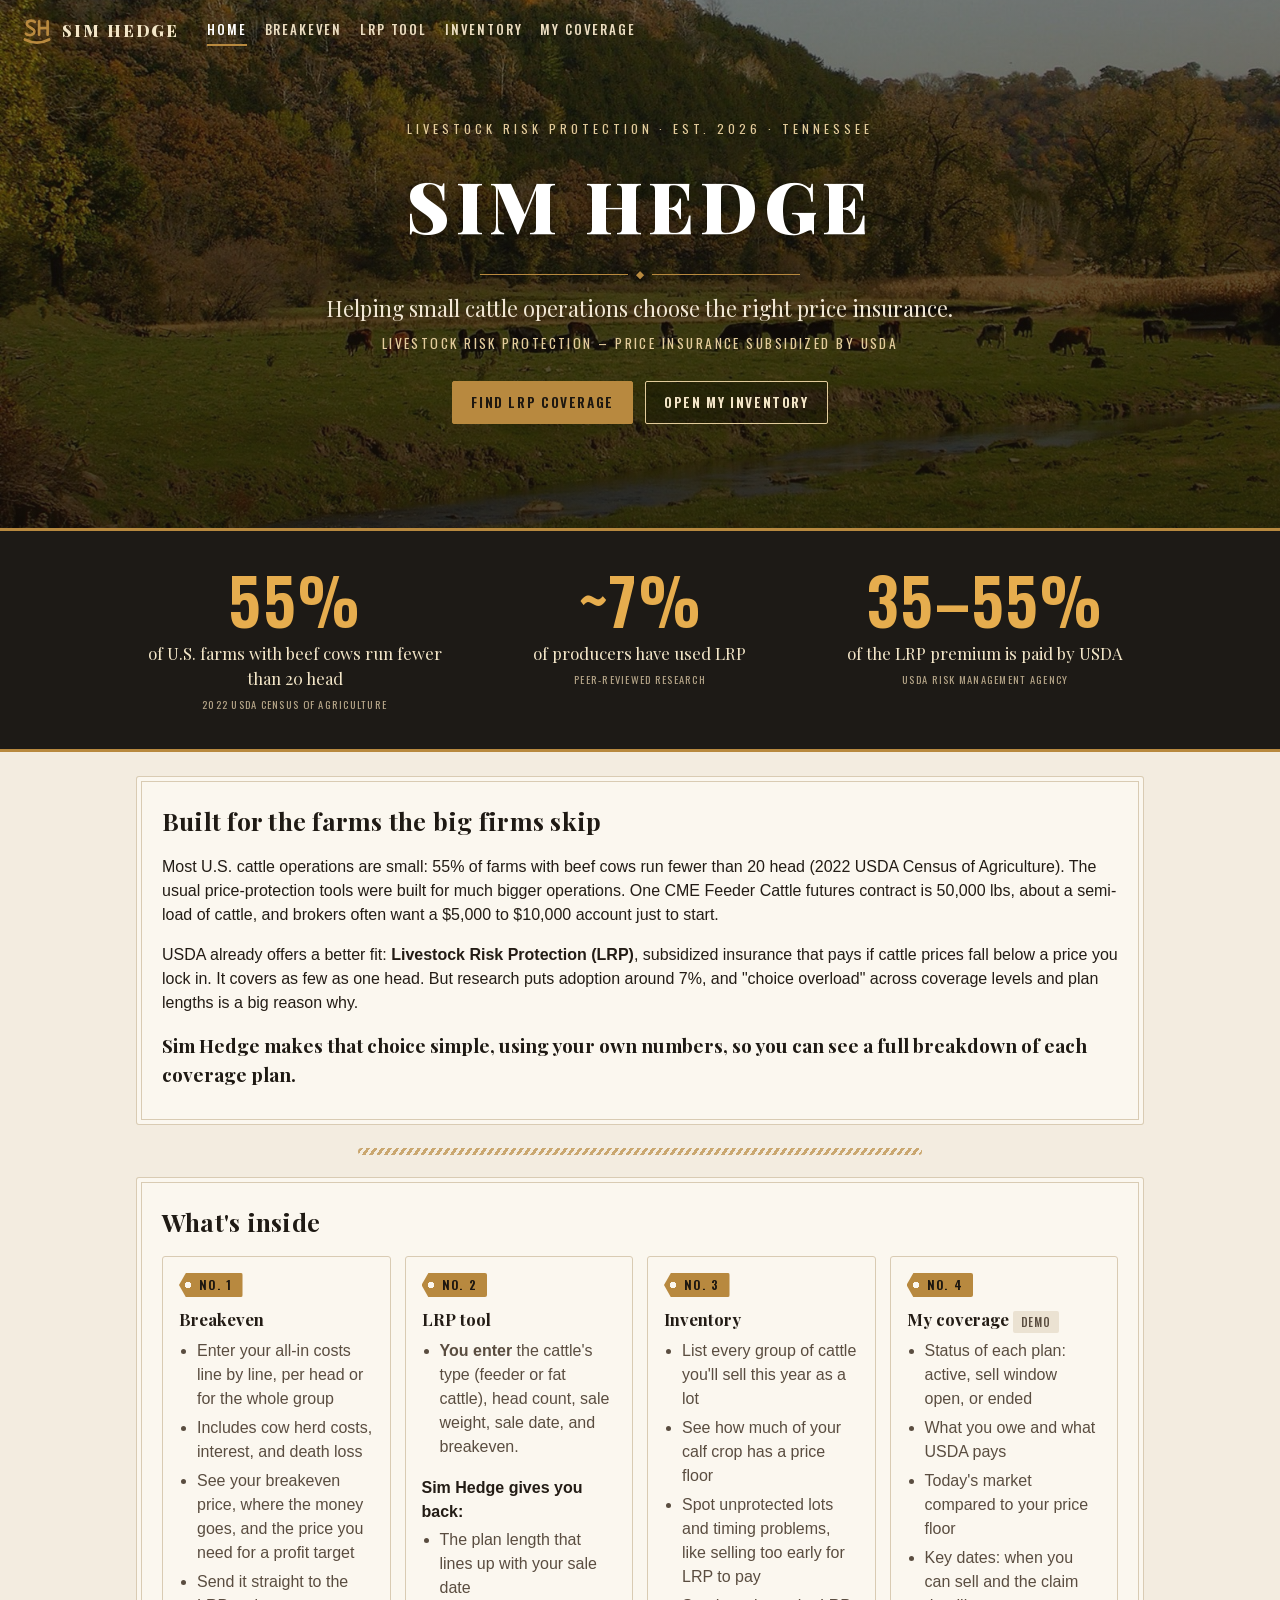
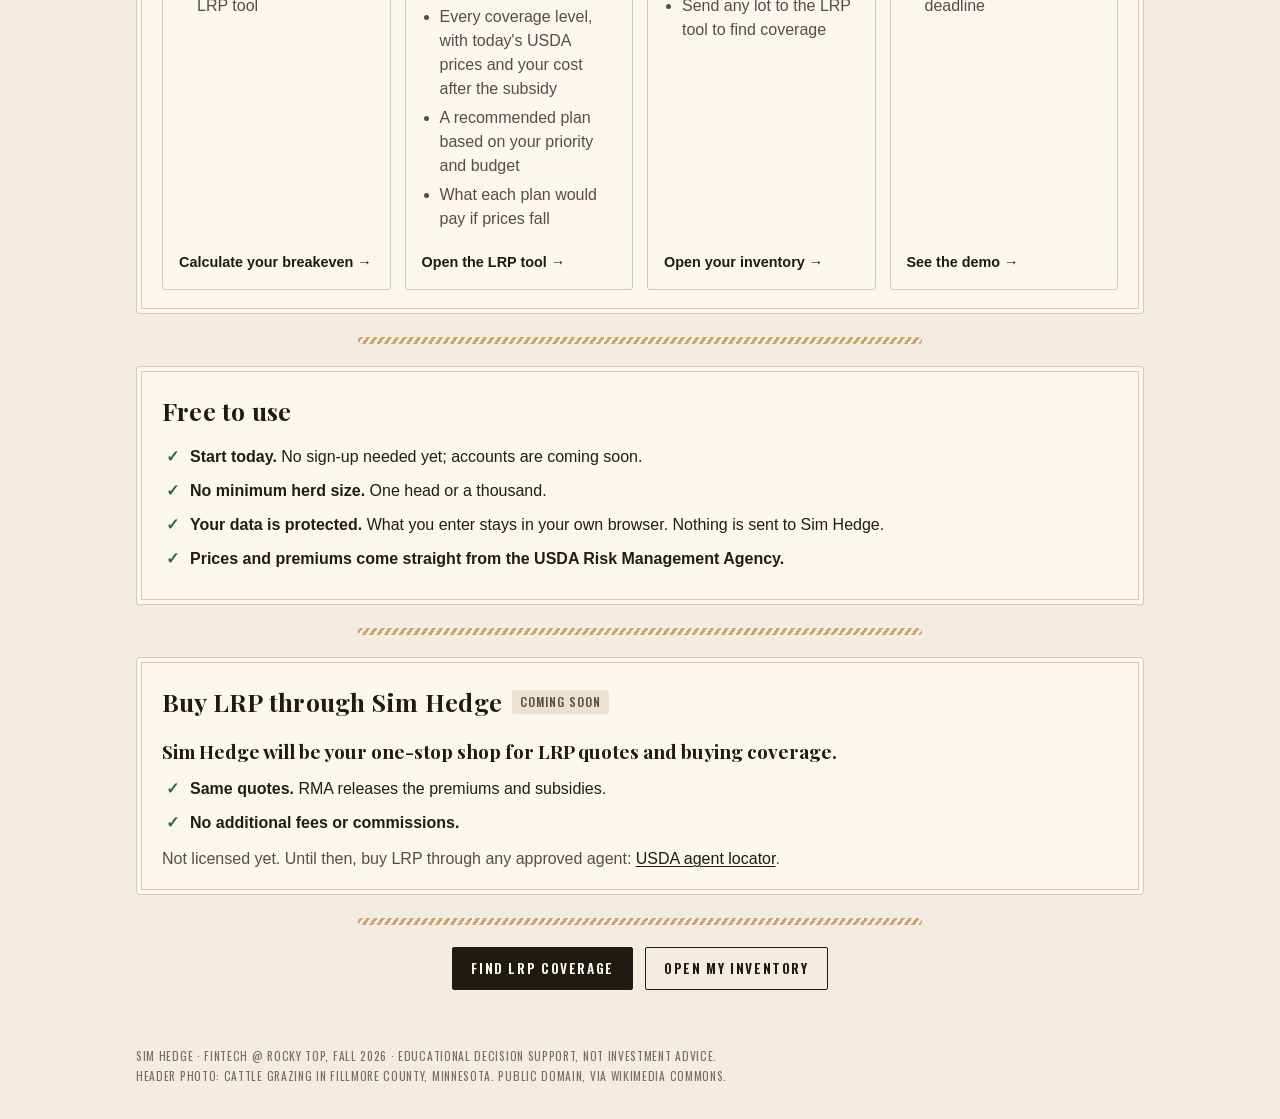
<file: index.html>
<!doctype html>
<html lang="en">
<head>
<meta charset="utf-8">
<meta name="viewport" content="width=device-width, initial-scale=1">
<title>Sim Hedge</title>
<meta name="description" content="Free price protection planning for small cattle producers: compare USDA Livestock Risk Protection plans with real USDA prices.">
<link rel="icon" href="img/favicon.svg" type="image/svg+xml">
<link rel="preload" href="fonts/PlayfairDisplay.woff2" as="font" type="font/woff2" crossorigin>
<link rel="preload" href="fonts/Oswald.woff2" as="font" type="font/woff2" crossorigin>
<link rel="stylesheet" href="style.css?v=8855f78">
</head>
<body>

<header class="hero hero-home">
  <nav class="site-nav">
    <a class="brand" href="index.html" aria-label="Sim Hedge home"><svg viewBox="0 0 64 64" aria-hidden="true"><g fill="none" stroke="currentColor" stroke-width="5" stroke-linecap="round" stroke-linejoin="round"><path d="M28 15c-5-4-15-3-15 4s14 7 14 14-11 9-16 4"/><path d="M36 14v25M52 14v25M36 26.5h16"/><path d="M9 48q23 12 46 0"/></g></svg><span>Sim Hedge</span></a>
    <a href="index.html" aria-current="page">Home</a>
    <a href="breakeven.html">Breakeven</a>
    <a href="lrp.html">LRP tool</a>
    <a href="inventory.html">Inventory</a>
    <a href="coverage.html">My coverage</a>
  </nav>
  <div class="wrap">
    <p class="overline">Livestock Risk Protection · Est. 2026 · Tennessee</p>
    <h1>Sim Hedge</h1>
    <p class="tagline">Helping small cattle operations choose the right price insurance.</p>
    <p class="tagline-sub">Livestock Risk Protection – price insurance subsidized by USDA</p>
    <div class="hero-actions">
      <a class="btn btn-light" href="lrp.html">Find LRP coverage</a>
      <a class="btn btn-outline-light" href="inventory.html">Open my inventory</a>
    </div>
  </div>
</header>

<section class="board-band" aria-label="Key numbers">
  <div class="wrap">
    <div><span class="big">55%</span><span class="what">of U.S. farms with beef cows run fewer than 20 head</span><span class="src">2022 USDA Census of Agriculture</span></div>
    <div><span class="big">~7%</span><span class="what">of producers have used LRP</span><span class="src">Peer-reviewed research</span></div>
    <div><span class="big">35–55%</span><span class="what">of the LRP premium is paid by USDA</span><span class="src">USDA Risk Management Agency</span></div>
  </div>
</section>

<main class="wrap">

  <!-- What it is -->
  <section class="card home-lead">
    <h2>Built for the farms the big firms skip</h2>
    <p>
      Most U.S. cattle operations are small: 55% of farms with beef cows run fewer than 20 head
      (2022 USDA Census of Agriculture). The usual price-protection tools were built for much bigger operations.
      One CME Feeder Cattle futures contract is 50,000 lbs, about a semi-load of cattle, and brokers often want
      a $5,000 to $10,000 account just to start.
    </p>
    <p>
      USDA already offers a better fit: <strong>Livestock Risk Protection (LRP)</strong>, subsidized insurance
      that pays if cattle prices fall below a price you lock in. It covers as few as one head. But research puts
      adoption around 7%, and "choice overload" across coverage levels and plan lengths is a big reason why.
    </p>
    <p class="standout">
      Sim Hedge makes that choice simple, using your own numbers, so you can see a full breakdown of each coverage plan.
    </p>
  </section>

  <!-- The pages -->
  <section class="card">
    <h2>What's inside</h2>
    <div class="feature-grid">
      <a class="feature" href="breakeven.html">
        <span class="step">1</span>
        <h3>Breakeven</h3>
        <ul class="feature-list">
          <li>Enter your all-in costs line by line, per head or for the whole group</li>
          <li>Includes cow herd costs, interest, and death loss</li>
          <li>See your breakeven price, where the money goes, and the price you need for a profit target</li>
          <li>Send it straight to the LRP tool</li>
        </ul>
        <span class="feature-link">Calculate your breakeven →</span>
      </a>
      <a class="feature" href="lrp.html">
        <span class="step">2</span>
        <h3>LRP tool</h3>
        <ul class="feature-list">
          <li><strong>You enter</strong> the cattle's type (feeder or fat cattle), head count, sale weight, sale date, and breakeven.</li>
        </ul>
        <p class="feature-sub">Sim Hedge gives you back:</p>
        <ul class="feature-list">
          <li>The plan length that lines up with your sale date</li>
          <li>Every coverage level, with today's USDA prices and your cost after the subsidy</li>
          <li>A recommended plan based on your priority and budget</li>
          <li>What each plan would pay if prices fall</li>
        </ul>
        <span class="feature-link">Open the LRP tool →</span>
      </a>
      <a class="feature" href="inventory.html">
        <span class="step">3</span>
        <h3>Inventory</h3>
        <ul class="feature-list">
          <li>List every group of cattle you'll sell this year as a lot</li>
          <li>See how much of your calf crop has a price floor</li>
          <li>Spot unprotected lots and timing problems, like selling too early for LRP to pay</li>
          <li>Send any lot to the LRP tool to find coverage</li>
        </ul>
        <span class="feature-link">Open your inventory →</span>
      </a>
      <a class="feature" href="coverage.html">
        <span class="step">4</span>
        <h3>My coverage <span class="badge">Demo</span></h3>
        <ul class="feature-list">
          <li>Status of each plan: active, sell window open, or ended</li>
          <li>What you owe and what USDA pays</li>
          <li>Today's market compared to your price floor</li>
          <li>Key dates: when you can sell and the claim deadline</li>
        </ul>
        <span class="feature-link">See the demo →</span>
      </a>
    </div>
  </section>

  <!-- Free -->
  <section class="card">
    <h2>Free to use</h2>
    <ul class="check-list">
      <li><strong>Start today.</strong> No sign-up needed yet; accounts are coming soon.</li>
      <li><strong>No minimum herd size.</strong> One head or a thousand.</li>
      <li><strong>Your data is protected.</strong> What you enter stays in your own browser. Nothing is sent to Sim Hedge.</li>
      <li><strong>Prices and premiums come straight from the USDA Risk Management Agency.</strong></li>
    </ul>
  </section>

  <!-- Buying through Sim Hedge -->
  <section class="card">
    <h2>Buy LRP through Sim Hedge <span class="badge">Coming soon</span></h2>
    <p class="standout">Sim Hedge will be your one-stop shop for LRP quotes and buying coverage.</p>
    <ul class="check-list">
      <li><strong>Same quotes.</strong> RMA releases the premiums and subsidies.</li>
      <li><strong>No additional fees or commissions.</strong></li>
    </ul>
    <p class="note">
      Not licensed yet. Until then, buy LRP through any approved agent:
      <a href="https://www.rma.usda.gov/tools-reports/agent-locator" target="_blank" rel="noopener">USDA agent locator</a>.
    </p>
  </section>

  <section class="cta-row">
    <a class="btn" href="lrp.html">Find LRP coverage</a>
    <a class="btn btn-quiet" href="inventory.html">Open my inventory</a>
  </section>

</main>

<footer class="wrap footer">
  Sim Hedge &middot; FinTech @ Rocky Top, Fall 2026 &middot; Educational decision support, not investment advice.<br>
  Header photo: cattle grazing in Fillmore County, Minnesota. Public domain, via Wikimedia Commons.
</footer>

<script src="reveal.js?v=8855f78"></script>
</body>
</html>
</file>
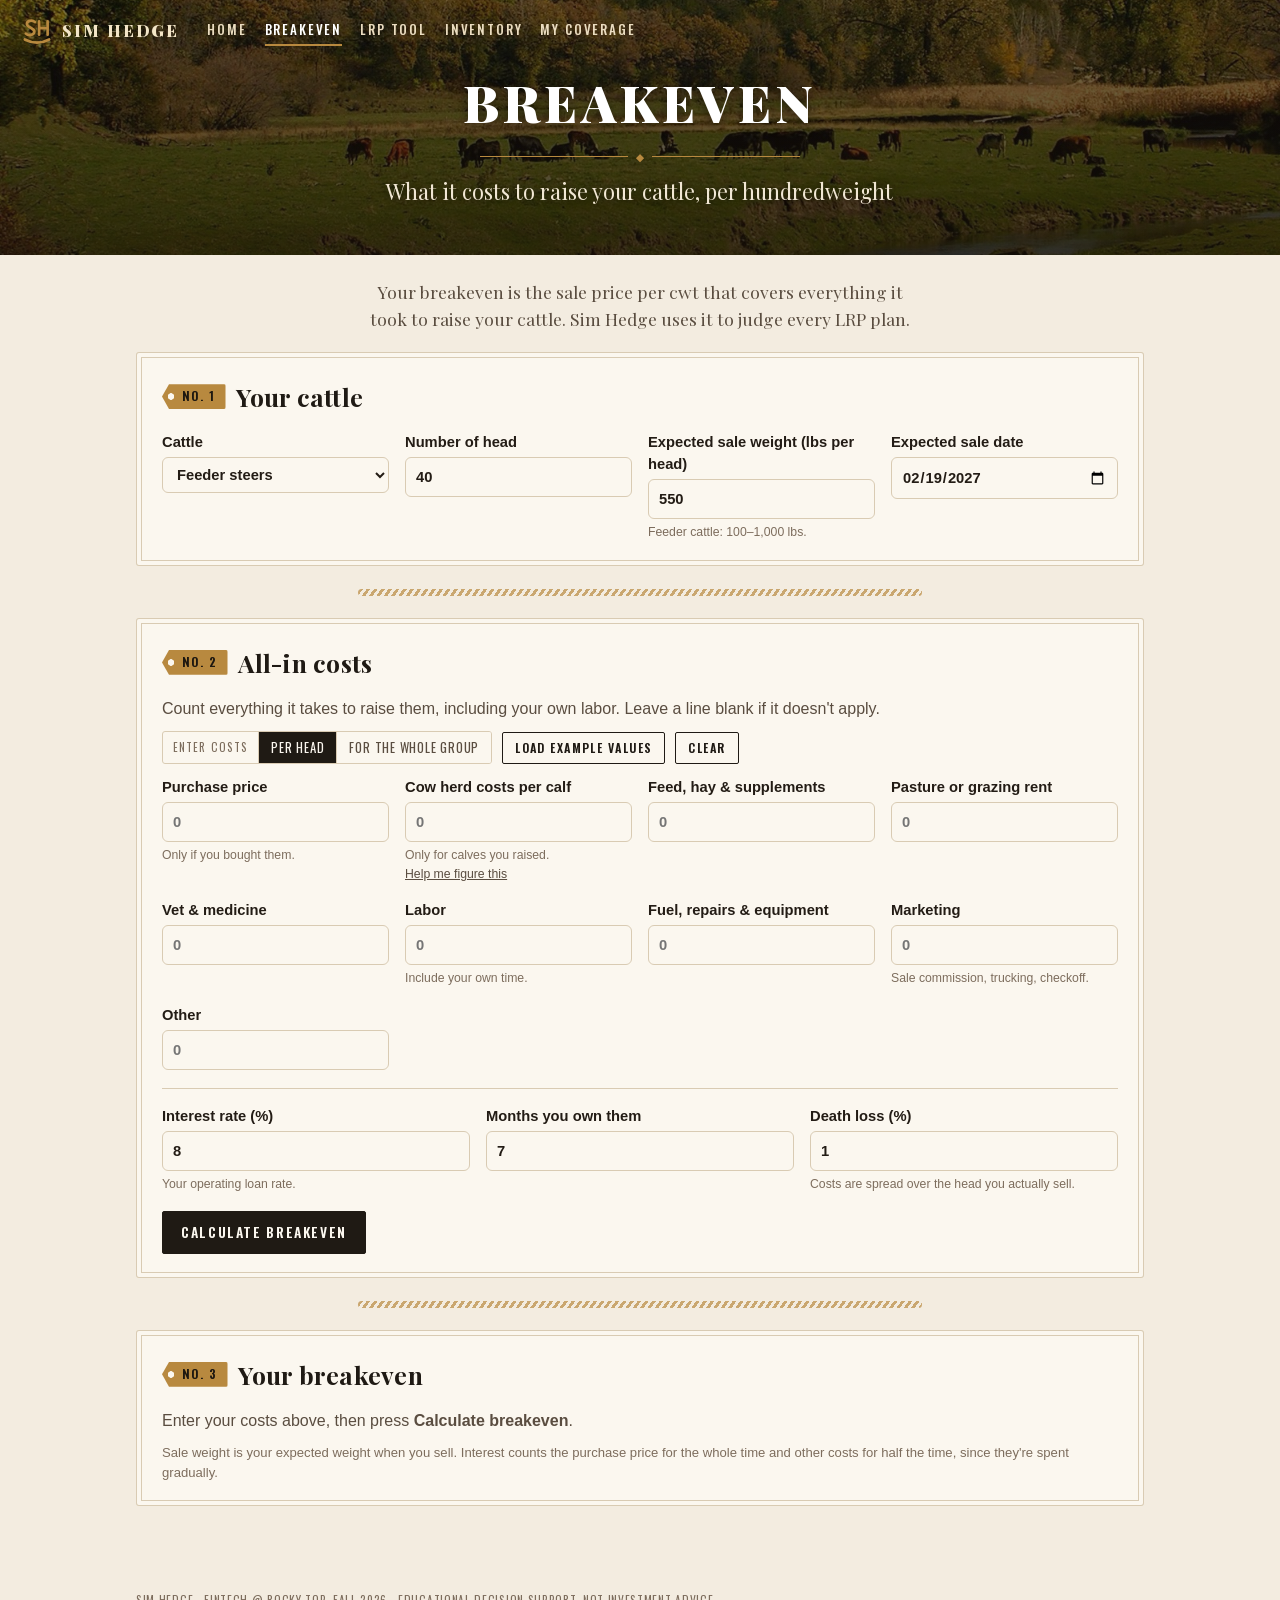
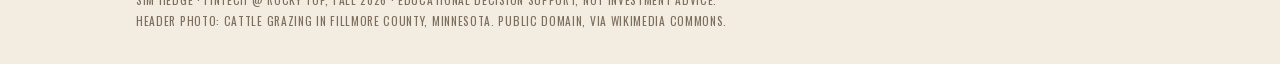
<file: breakeven.html>
<!doctype html>
<html lang="en">
<head>
<meta charset="utf-8">
<meta name="viewport" content="width=device-width, initial-scale=1">
<title>Sim Hedge · Breakeven</title>
<link rel="icon" href="img/favicon.svg" type="image/svg+xml">
<link rel="preload" href="fonts/PlayfairDisplay.woff2" as="font" type="font/woff2" crossorigin>
<link rel="preload" href="fonts/Oswald.woff2" as="font" type="font/woff2" crossorigin>
<link rel="stylesheet" href="style.css?v=8855f78">
</head>
<body>

<header class="hero hero-sm">
  <nav class="site-nav">
    <a class="brand" href="index.html" aria-label="Sim Hedge home"><svg viewBox="0 0 64 64" aria-hidden="true"><g fill="none" stroke="currentColor" stroke-width="5" stroke-linecap="round" stroke-linejoin="round"><path d="M28 15c-5-4-15-3-15 4s14 7 14 14-11 9-16 4"/><path d="M36 14v25M52 14v25M36 26.5h16"/><path d="M9 48q23 12 46 0"/></g></svg><span>Sim Hedge</span></a>
    <a href="index.html">Home</a>
    <a href="breakeven.html" aria-current="page">Breakeven</a>
    <a href="lrp.html">LRP tool</a>
    <a href="inventory.html">Inventory</a>
    <a href="coverage.html">My coverage</a>
  </nav>
  <div class="wrap">
    <h1>Breakeven</h1>
    <p class="tagline">What it costs to raise your cattle, per hundredweight</p>
  </div>
</header>

<main class="wrap">

  <p class="intro">
    Your breakeven is the sale price per cwt that covers everything it took to raise your cattle.
    Sim Hedge uses it to judge every LRP plan.
  </p>

  <!-- 1. Cattle -->
  <section class="card" id="b-cattle">
    <h2><span class="step">1</span> Your cattle</h2>
    <form id="b-form" class="grid-form" autocomplete="off">
      <label>Cattle
        <select id="b-class">
          <optgroup label="Feeder cattle (100–1,000 lbs)">
            <option value="steers">Feeder steers</option>
            <option value="heifers">Feeder heifers</option>
          </optgroup>
          <optgroup label="Fat cattle (1,000–1,800 lbs)">
            <option value="fat">Fat cattle (fed steers &amp; heifers)</option>
          </optgroup>
        </select>
      </label>
      <label>Number of head
        <input id="b-head" type="number" min="1" max="6000" step="1" value="40">
      </label>
      <label>Expected sale weight (lbs per head)
        <input id="b-weight" type="number" min="100" max="1000" step="10" value="550">
        <small id="b-weight-hint">Feeder cattle: 100–1,000 lbs.</small>
      </label>
      <label>Expected sale date
        <input id="b-date" type="date">
      </label>
    </form>
  </section>

  <!-- 2. Costs -->
  <section class="card" id="b-costs">
    <h2><span class="step">2</span> All-in costs</h2>
    <p class="note">Count everything it takes to raise them, including your own labor. Leave a line blank if it doesn't apply.</p>
    <div class="form-actions b-top">
      <div class="unit-toggle" id="b-per" role="group" aria-label="Enter costs">
        <span>Enter costs</span>
        <button type="button" data-per="head" aria-pressed="true">Per head</button>
        <button type="button" data-per="total" aria-pressed="false">For the whole group</button>
      </div>
      <button type="button" class="btn btn-small btn-quiet" id="b-example">Load example values</button>
      <button type="button" class="btn btn-small btn-quiet" id="b-clear">Clear</button>
    </div>
    <p id="b-example-note" class="fine" hidden>Example values for a 40-head cow-calf herd. Replace them with your own.</p>

    <form id="b-cost-form" class="grid-form b-costs" autocomplete="off">
        <label>Purchase price
          <input id="c-purchase" type="number" min="0" step="1" placeholder="0" data-cost>
          <small>Only if you bought them.</small>
        </label>
        <label>Cow herd costs per calf
          <input id="c-cow" type="number" min="0" step="1" placeholder="0" data-cost>
          <small>Only for calves you raised. <button type="button" class="link" id="cow-help-btn">Help me figure this</button></small>
        </label>
        <label>Feed, hay & supplements
          <input id="c-feed" type="number" min="0" step="1" placeholder="0" data-cost>
        </label>
        <label>Pasture or grazing rent
          <input id="c-pasture" type="number" min="0" step="1" placeholder="0" data-cost>
        </label>
        <label>Vet & medicine
          <input id="c-vet" type="number" min="0" step="1" placeholder="0" data-cost>
        </label>
        <label>Labor
          <input id="c-labor" type="number" min="0" step="1" placeholder="0" data-cost>
          <small>Include your own time.</small>
        </label>
        <label>Fuel, repairs & equipment
          <input id="c-equip" type="number" min="0" step="1" placeholder="0" data-cost>
        </label>
        <label>Marketing
          <input id="c-market" type="number" min="0" step="1" placeholder="0" data-cost>
          <small>Sale commission, trucking, checkoff.</small>
        </label>
        <label>Other
          <input id="c-other" type="number" min="0" step="1" placeholder="0" data-cost>
        </label>
    </form>

    <div id="cow-help" class="be-calc" hidden>
      <p class="be-def"><strong>Cow herd costs per calf:</strong> what it costs to keep a cow for a year, divided over the calves you actually wean.</p>
      <label>Yearly cost per cow ($)
        <input id="cow-cost" type="number" min="0" step="1" placeholder="0">
        <small>Feed, hay, pasture, vet, bull, and cow replacement.</small>
      </label>
      <label>Calves weaned per 100 cows
        <input id="cow-weaned" type="number" min="1" max="120" step="1" value="85">
      </label>
      <p class="be-result" id="cow-result"></p>
    </div>

    <div class="grid-form b-extra">
      <label>Interest rate (%)
        <input id="b-rate" type="number" min="0" max="30" step="0.25" value="8">
        <small>Your operating loan rate.</small>
      </label>
      <label>Months you own them
        <input id="b-months" type="number" min="0" max="36" step="1" value="7">
      </label>
      <label>Death loss (%)
        <input id="b-death" type="number" min="0" max="50" step="0.5" value="1">
        <small>Costs are spread over the head you actually sell.</small>
      </label>
    </div>
    <div class="form-actions calc-row">
      <button type="button" class="btn" id="b-calc">Calculate breakeven</button>
    </div>
  </section>

  <!-- 3. Result -->
  <section class="card" id="b-result">
    <h2><span class="step">3</span> Your breakeven</h2>
    <div id="b-empty" class="note">Enter your costs above, then press <strong>Calculate breakeven</strong>.</div>
    <div id="b-out" hidden>
      <p id="b-stale" class="note warn" hidden>You changed your inputs. Press <strong>Calculate breakeven</strong> to update this result.</p>
      <div id="b-tiles" class="stat-row"></div>
      <div class="table-scroll">
        <table id="b-table">
          <caption>Where the money goes</caption>
          <thead><tr><th>Cost</th><th>Per head sold</th><th>Per cwt</th><th>Share</th></tr></thead>
          <tbody></tbody>
        </table>
      </div>
      <div class="b-target">
        <label for="b-profit">Profit you want ($ per head)</label>
        <input id="b-profit" type="number" step="1" value="100">
        <p id="b-target-line"></p>
      </div>
      <p id="b-market" class="index-callout"></p>
      <div class="form-actions">
        <button type="button" class="btn" id="b-use">Use this breakeven in the LRP tool</button>
      </div>

      <div class="b-lots">
        <h3>Save this breakeven to a lot</h3>
        <div class="lot-pick" id="b-existing" hidden>
          <label>Existing lot
            <select id="b-lot-select"></select>
          </label>
          <button type="button" class="btn" id="b-lot-update">Save to this lot</button>
        </div>
        <div class="lot-pick">
          <label>New lot name
            <input id="b-lot-name" type="text" maxlength="40" placeholder="e.g. Fall steers">
          </label>
          <button type="button" class="btn" id="b-lot-new">Create new lot</button>
        </div>
        <p id="b-lot-msg" class="lot-msg" hidden></p>
        <p class="fine">A new lot uses the cattle, head count, weight and sale date from step 1. Saving to an existing lot changes only its breakeven. Lots are saved in this browser and show up on your <a href="inventory.html">Inventory</a>.</p>
      </div>
    </div>
    <p class="fine">Sale weight is your expected weight when you sell. Interest counts the purchase price for the whole time and other costs for half the time, since they're spent gradually.</p>
  </section>

</main>

<footer class="wrap footer">
  Sim Hedge &middot; FinTech @ Rocky Top, Fall 2026 &middot; Educational decision support, not investment advice.<br>
  Header photo: cattle grazing in Fillmore County, Minnesota. Public domain, via Wikimedia Commons.
</footer>

<script src="data/lrp-data.js"></script>
<script src="calc.js?v=8855f78"></script>
<script src="lots.js?v=8855f78"></script>
<script src="breakeven.js?v=8855f78"></script>
<script src="reveal.js?v=8855f78"></script>
</body>
</html>
</file>
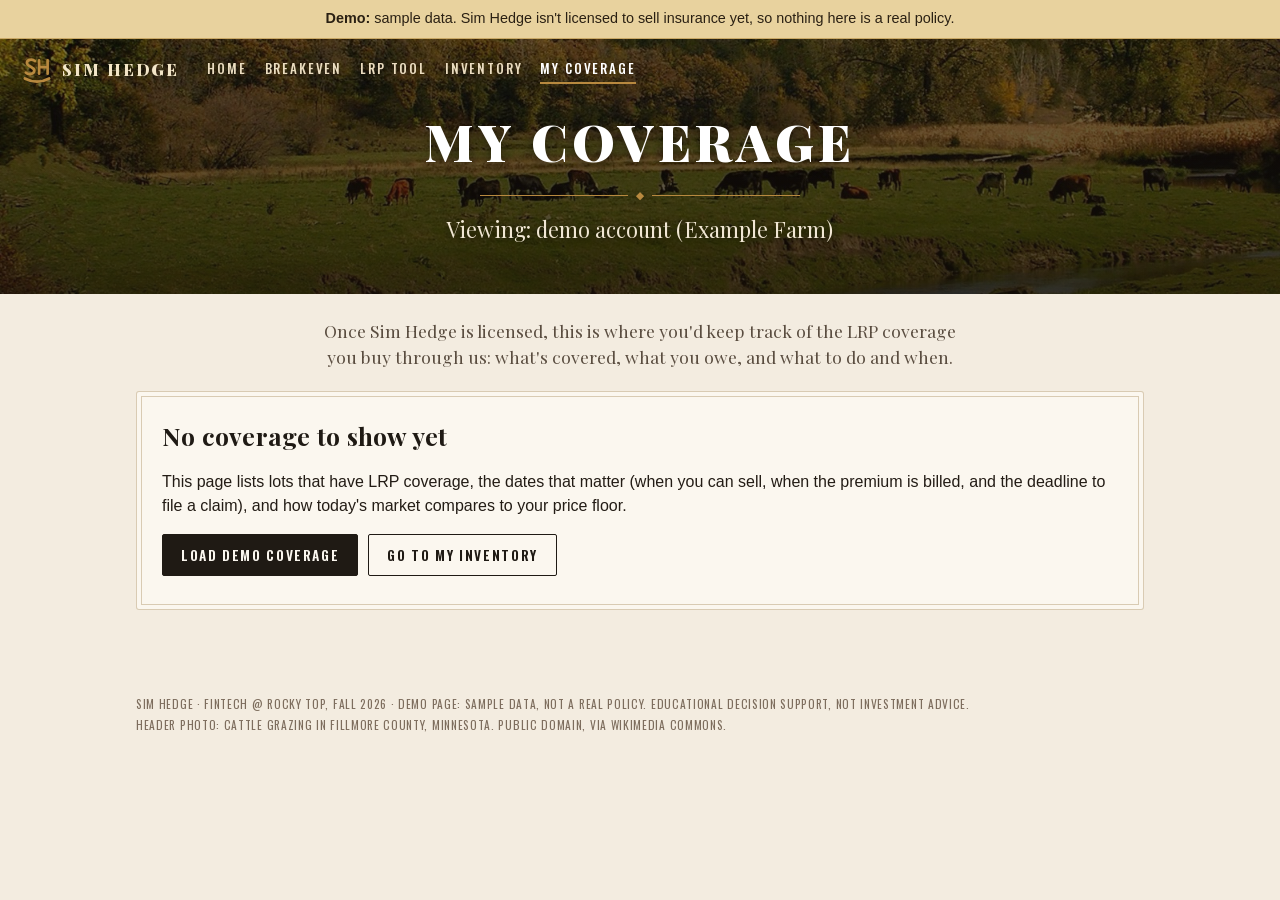
<file: coverage.html>
<!doctype html>
<html lang="en">
<head>
<meta charset="utf-8">
<meta name="viewport" content="width=device-width, initial-scale=1">
<title>Sim Hedge · My coverage</title>
<link rel="icon" href="img/favicon.svg" type="image/svg+xml">
<link rel="preload" href="fonts/PlayfairDisplay.woff2" as="font" type="font/woff2" crossorigin>
<link rel="preload" href="fonts/Oswald.woff2" as="font" type="font/woff2" crossorigin>
<link rel="stylesheet" href="style.css?v=8855f78">
</head>
<body>

<div class="demo-banner" role="note">
  <strong>Demo:</strong> sample data. Sim Hedge isn't licensed to sell insurance yet, so nothing here is a real policy.
</div>

<header class="hero hero-sm">
  <nav class="site-nav">
    <a class="brand" href="index.html" aria-label="Sim Hedge home"><svg viewBox="0 0 64 64" aria-hidden="true"><g fill="none" stroke="currentColor" stroke-width="5" stroke-linecap="round" stroke-linejoin="round"><path d="M28 15c-5-4-15-3-15 4s14 7 14 14-11 9-16 4"/><path d="M36 14v25M52 14v25M36 26.5h16"/><path d="M9 48q23 12 46 0"/></g></svg><span>Sim Hedge</span></a>
    <a href="index.html">Home</a>
    <a href="breakeven.html">Breakeven</a>
    <a href="lrp.html">LRP tool</a>
    <a href="inventory.html">Inventory</a>
    <a href="coverage.html" aria-current="page">My coverage</a>
  </nav>
  <div class="wrap">
    <h1>My coverage</h1>
    <p class="tagline">Viewing: demo account (Example Farm)</p>
  </div>
</header>

<main class="wrap">

  <p class="intro">
    Once Sim Hedge is licensed, this is where you'd keep track of the LRP coverage you buy through us:
    what's covered, what you owe, and what to do and when.
  </p>

  <!-- Empty state -->
  <section class="card" id="empty" hidden>
    <h2>No coverage to show yet</h2>
    <p>
      This page lists lots that have LRP coverage, the dates that matter (when you can sell, when the premium is billed,
      and the deadline to file a claim), and how today's market compares to your price floor.
    </p>
    <div class="form-actions">
      <button type="button" class="btn" id="load-demo">Load demo coverage</button>
      <a class="btn btn-quiet" href="inventory.html">Go to my inventory</a>
    </div>
    <p class="fine" id="load-demo-note"></p>
  </section>

  <div id="dashboard" hidden>

    <!-- 1. Policy summary -->
    <section class="card" id="policy">
      <h2><span class="step">1</span> Policy summary</h2>
      <dl class="policy-facts">
        <div><dt>LRP policy</dt><dd><span class="badge">Demo</span></dd></div>
        <div><dt>Insurance company</dt><dd>Your insurance company <span class="fine">(issues the real policy)</span></dd></div>
        <div><dt>Agent</dt><dd>Sim Hedge <span class="fine">(coming soon, once licensed)</span></dd></div>
      </dl>
      <div id="policy-tiles" class="stat-row"></div>
      <button type="button" class="link" id="reset-demo">Reset demo scenario</button>
    </section>

    <!-- 2. Covered lots -->
    <section class="card" id="covered">
      <h2><span class="step">2</span> Covered lots</h2>
      <div id="covered-list" class="cover-list"></div>
    </section>

    <!-- 3. Key dates -->
    <section class="card" id="dates">
      <h2><span class="step">3</span> Key dates</h2>
      <ol id="date-list" class="timeline"></ol>
      <p class="fine">
        Sell window: you must still own the cattle during the last 60 days of coverage, or LRP won't pay and the premium
        isn't refunded. Claim deadline: file a Notice of Probable Loss with your agent within 60 days after coverage ends
        (Missouri Extension G459). Confirm with your agent.
      </p>
    </section>

    <!-- 4. Not covered yet -->
    <section class="card" id="planned">
      <h2><span class="step">4</span> Lots without coverage</h2>
      <div id="planned-list"></div>
      <p id="buy-message" class="buy-message" hidden role="status"></p>
    </section>

    <!-- 5. Paperwork -->
    <section class="card">
      <h2><span class="step">5</span> Ownership records</h2>
      <p>If LRP pays, you may need to prove you owned the cattle during the last 60 days of coverage: settlement sheets,
        bills of sale, brand inspections, or vet records in your name. Coming with accounts: upload them here so they're
        ready if you need to file a claim.</p>
      <div class="form-actions">
        <a class="btn" href="inventory.html">Add coverage for a lot</a>
      </div>
    </section>

  </div>

</main>

<footer class="wrap footer">
  Sim Hedge &middot; FinTech @ Rocky Top, Fall 2026 &middot; Demo page: sample data, not a real policy.
  Educational decision support, not investment advice.<br>
  Header photo: cattle grazing in Fillmore County, Minnesota. Public domain, via Wikimedia Commons.
</footer>

<script src="data/lrp-data.js"></script>
<script src="calc.js?v=8855f78"></script>
<script src="lots.js?v=8855f78"></script>
<script src="coverage.js?v=8855f78"></script>
<script src="reveal.js?v=8855f78"></script>
</body>
</html>
</file>
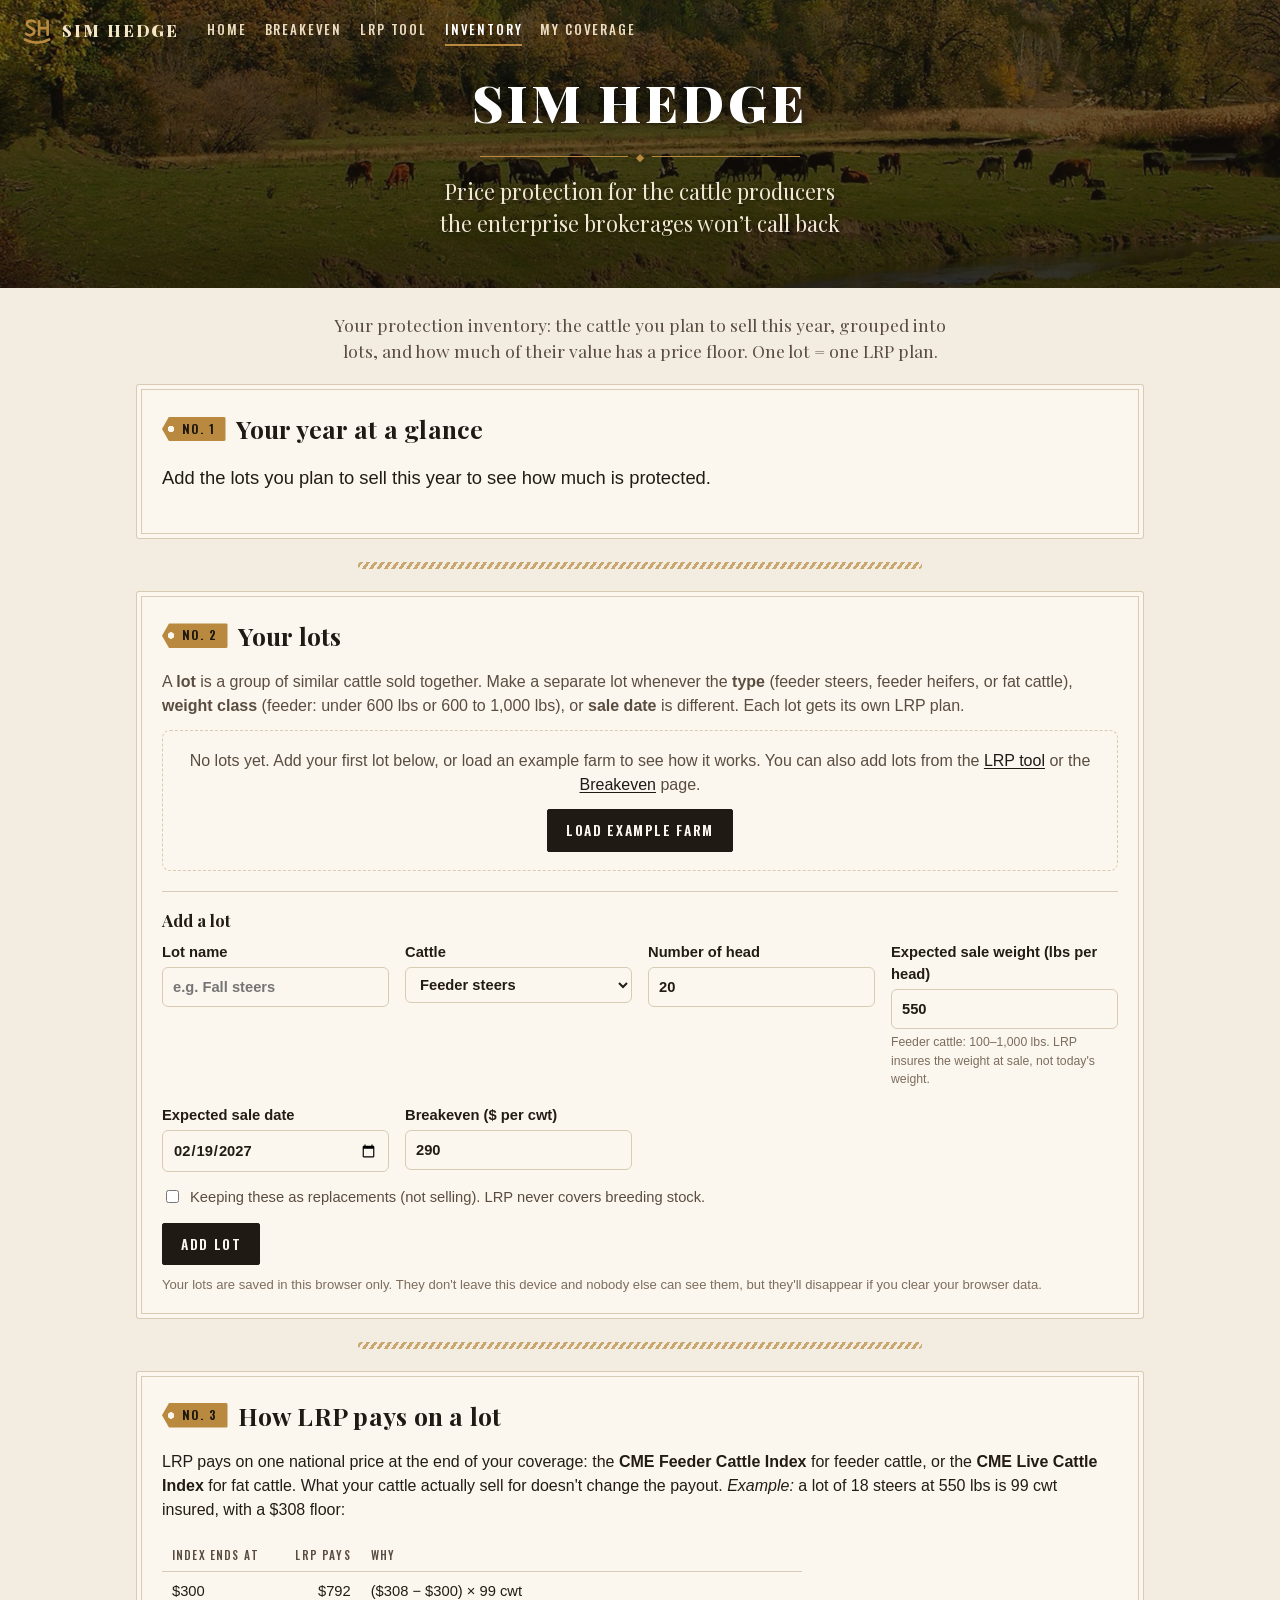
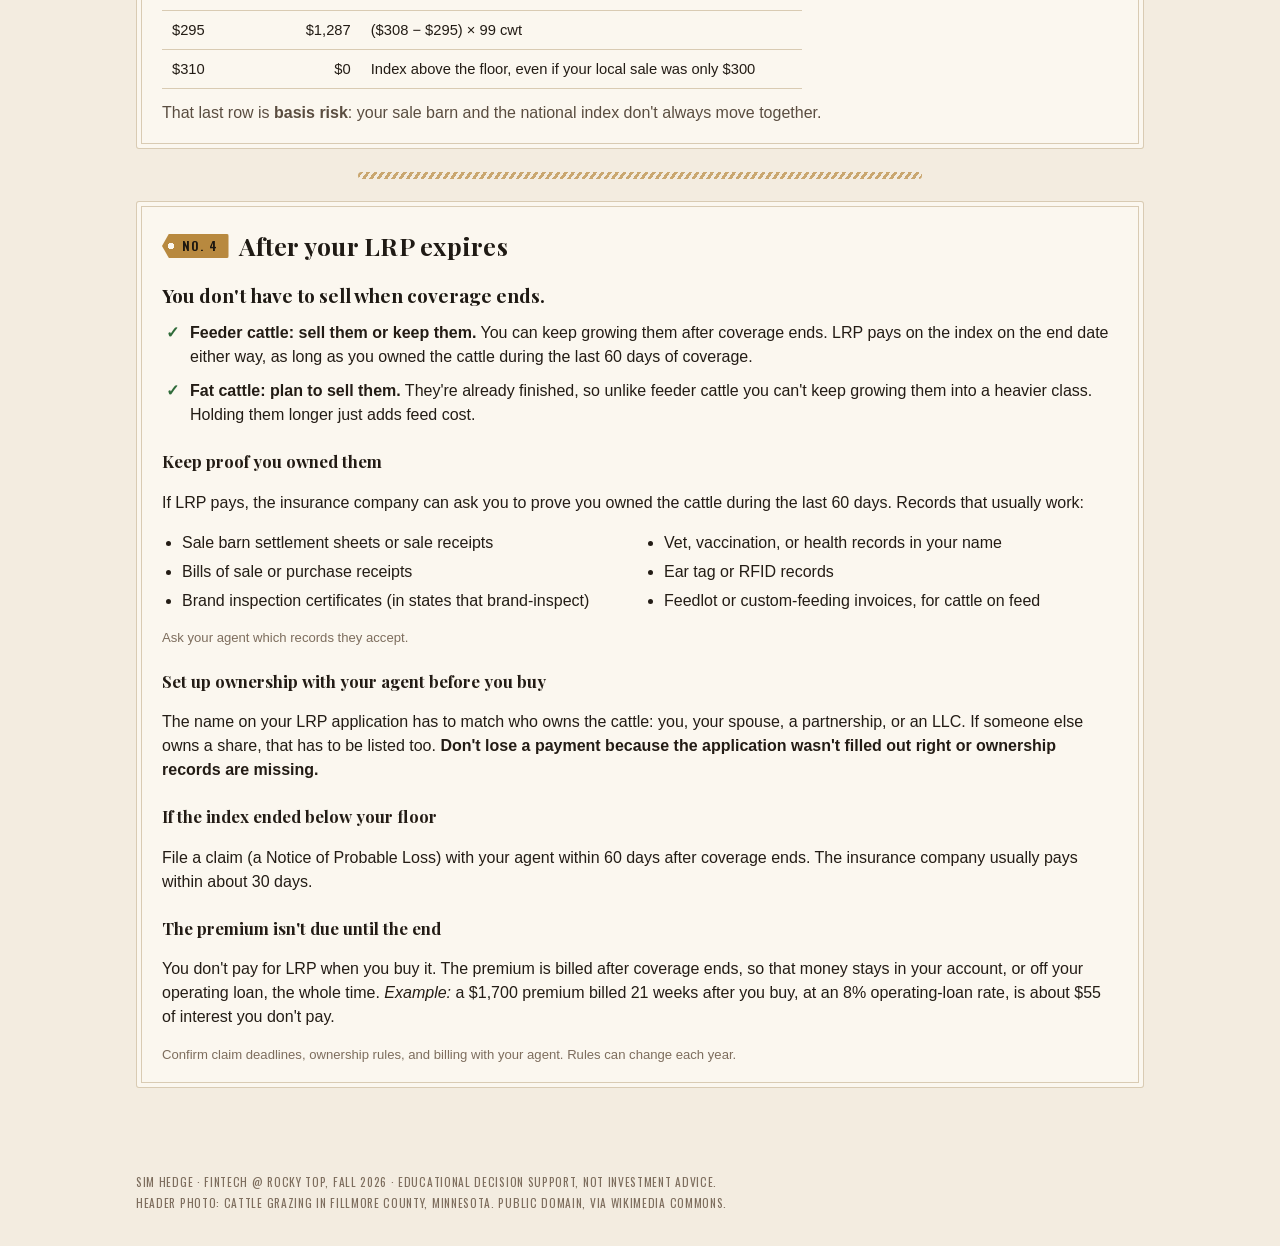
<file: inventory.html>
<!doctype html>
<html lang="en">
<head>
<meta charset="utf-8">
<meta name="viewport" content="width=device-width, initial-scale=1">
<title>Sim Hedge · Inventory</title>
<link rel="icon" href="img/favicon.svg" type="image/svg+xml">
<link rel="preload" href="fonts/PlayfairDisplay.woff2" as="font" type="font/woff2" crossorigin>
<link rel="preload" href="fonts/Oswald.woff2" as="font" type="font/woff2" crossorigin>
<link rel="stylesheet" href="style.css?v=8855f78">
</head>
<body>

<header class="hero hero-sm">
  <nav class="site-nav">
    <a class="brand" href="index.html" aria-label="Sim Hedge home"><svg viewBox="0 0 64 64" aria-hidden="true"><g fill="none" stroke="currentColor" stroke-width="5" stroke-linecap="round" stroke-linejoin="round"><path d="M28 15c-5-4-15-3-15 4s14 7 14 14-11 9-16 4"/><path d="M36 14v25M52 14v25M36 26.5h16"/><path d="M9 48q23 12 46 0"/></g></svg><span>Sim Hedge</span></a>
    <a href="index.html">Home</a>
    <a href="breakeven.html">Breakeven</a>
    <a href="lrp.html">LRP tool</a>
    <a href="inventory.html" aria-current="page">Inventory</a>
    <a href="coverage.html">My coverage</a>
  </nav>
  <div class="wrap">
    <h1>Sim Hedge</h1>
    <p class="tagline">Price protection for the cattle producers the enterprise brokerages won’t call back</p>
  </div>
</header>

<main class="wrap">

  <p class="intro">
    Your protection inventory: the cattle you plan to sell this year, grouped into lots, and how much of their value
    has a price floor. One lot = one LRP plan.
  </p>

  <!-- 1. Summary -->
  <section class="card" id="summary">
    <h2><span class="step">1</span> Your year at a glance</h2>
    <div id="summary-headline" class="headline"></div>
    <div id="summary-tiles" class="stat-row"></div>
    <div id="protect-bar" class="protect-bar" hidden>
      <div class="bar-track"><div class="bar-fill" id="protect-fill"></div></div>
      <div class="legend">
        <span class="box" style="--c:var(--series-lrp)">Has a price floor</span>
        <span class="box" style="--c:var(--line)">No price floor</span>
      </div>
    </div>
  </section>

  <!-- 2. Lots -->
  <section class="card" id="lots">
    <h2><span class="step">2</span> Your lots</h2>
    <p class="note">
      A <strong>lot</strong> is a group of similar cattle sold together. Make a separate lot whenever the
      <strong>type</strong> (feeder steers, feeder heifers, or fat cattle), <strong>weight class</strong> (feeder: under 600 lbs or 600 to 1,000 lbs),
      or <strong>sale date</strong> is different. Each lot gets its own LRP plan.
    </p>

    <div id="empty-state" class="empty" hidden>
      <p>No lots yet. Add your first lot below, or load an example farm to see how it works. You can also add lots from the <a href="lrp.html">LRP tool</a> or the <a href="breakeven.html">Breakeven</a> page.</p>
      <button type="button" class="btn" id="load-example">Load example farm</button>
    </div>

    <div class="table-scroll" id="lots-wrap">
      <table id="lots-table">
        <thead>
          <tr>
            <th>Lot</th><th>Head</th><th>Sale weight</th><th>Sale date</th><th>Insured</th>
            <th>Value today</th><th>Coverage</th><th></th>
          </tr>
        </thead>
        <tbody></tbody>
      </table>
    </div>
    <div id="lot-warnings"></div>

    <form id="lot-form" class="lot-form" autocomplete="off">
      <h3 id="form-title">Add a lot</h3>
      <div class="grid-form">
        <label>Lot name
          <input id="f-name" type="text" maxlength="40" placeholder="e.g. Fall steers" required>
        </label>
        <label>Cattle
          <select id="f-class">
            <optgroup label="Feeder cattle (100–1,000 lbs)">
              <option value="steers">Feeder steers</option>
              <option value="heifers">Feeder heifers</option>
            </optgroup>
            <optgroup label="Fat cattle (1,000–1,800 lbs)">
              <option value="fat">Fat cattle (fed steers &amp; heifers)</option>
            </optgroup>
          </select>
        </label>
        <label>Number of head
          <input id="f-head" type="number" min="1" max="6000" step="1" value="20" required>
        </label>
        <label>Expected sale weight (lbs per head)
          <input id="f-weight" type="number" min="100" max="1000" step="10" value="550" required>
          <small><span id="f-weight-hint">Feeder cattle: 100–1,000 lbs.</span> LRP insures the weight at sale, not today's weight.</small>
        </label>
        <label>Expected sale date
          <input id="f-date" type="date" required>
        </label>
        <label>Breakeven ($ per cwt)
          <input id="f-breakeven" type="number" min="0" step="1" value="290">
        </label>
      </div>
      <label class="check">
        <input id="f-keep" type="checkbox">
        Keeping these as replacements (not selling). LRP never covers breeding stock.
      </label>
      <div class="form-actions">
        <button type="submit" class="btn" id="f-submit">Add lot</button>
        <button type="button" class="btn btn-quiet" id="f-cancel" hidden>Cancel</button>
      </div>
    </form>
    <p class="fine" id="storage-note">
      Your lots are saved in this browser only. They don't leave this device and nobody else can see them,
      but they'll disappear if you clear your browser data.
    </p>
  </section>

  <!-- 3. How LRP pays -->
  <section class="card" id="how-it-pays">
    <h2><span class="step">3</span> How LRP pays on a lot</h2>
    <p>
      LRP pays on one national price at the end of your coverage: the <strong>CME Feeder Cattle Index</strong>
      for feeder cattle, or the <strong>CME Live Cattle Index</strong> for fat cattle. What your cattle actually
      sell for doesn't change the payout. <em>Example:</em> a lot of 18 steers at 550 lbs is 99 cwt
      insured, with a $308 floor:
    </p>
    <div class="table-scroll">
      <table class="example-table">
        <thead><tr><th>Index ends at</th><th>LRP pays</th><th>Why</th></tr></thead>
        <tbody>
          <tr><td>$300</td><td>$792</td><td>($308 − $300) × 99 cwt</td></tr>
          <tr><td>$295</td><td>$1,287</td><td>($308 − $295) × 99 cwt</td></tr>
          <tr><td>$310</td><td>$0</td><td>Index above the floor, even if your local sale was only $300</td></tr>
        </tbody>
      </table>
    </div>
    <p class="note">That last row is <strong>basis risk</strong>: your sale barn and the national index don't always move together.</p>
  </section>

  <!-- 4. After coverage ends -->
  <section class="card" id="after-sale">
    <h2><span class="step">4</span> After your LRP expires</h2>
    <p class="standout">You don't have to sell when coverage ends.</p>
    <ul class="check-list">
      <li><strong>Feeder cattle: sell them or keep them.</strong> You can keep growing them after coverage ends. LRP pays
        on the index on the end date either way, as long as you owned the cattle during the last 60 days of coverage.</li>
      <li><strong>Fat cattle: plan to sell them.</strong> They're already finished, so unlike feeder cattle you can't keep
        growing them into a heavier class. Holding them longer just adds feed cost.</li>
    </ul>

    <h3>Keep proof you owned them</h3>
    <p>If LRP pays, the insurance company can ask you to prove you owned the cattle during the last 60 days.
      Records that usually work:</p>
    <ul class="doc-list">
      <li>Sale barn settlement sheets or sale receipts</li>
      <li>Bills of sale or purchase receipts</li>
      <li>Brand inspection certificates (in states that brand-inspect)</li>
      <li>Vet, vaccination, or health records in your name</li>
      <li>Ear tag or RFID records</li>
      <li>Feedlot or custom-feeding invoices, for cattle on feed</li>
    </ul>
    <p class="fine">Ask your agent which records they accept.</p>

    <h3>Set up ownership with your agent before you buy</h3>
    <p>The name on your LRP application has to match who owns the cattle: you, your spouse, a partnership, or an LLC.
      If someone else owns a share, that has to be listed too. <strong>Don't lose a payment because the application
      wasn't filled out right or ownership records are missing.</strong></p>

    <h3>If the index ended below your floor</h3>
    <p>File a claim (a Notice of Probable Loss) with your agent within 60 days after coverage ends. The insurance
      company usually pays within about 30 days.</p>

    <h3>The premium isn't due until the end</h3>
    <p>You don't pay for LRP when you buy it. The premium is billed after coverage ends, so that money stays in your
      account, or off your operating loan, the whole time. <em>Example:</em> a $1,700 premium billed 21 weeks after you
      buy, at an 8% operating-loan rate, is about $55 of interest you don't pay.</p>
    <p id="interest-line" class="note" hidden></p>
    <p class="fine">Confirm claim deadlines, ownership rules, and billing with your agent. Rules can change each year.</p>
  </section>

</main>

<footer class="wrap footer">
  Sim Hedge &middot; FinTech @ Rocky Top, Fall 2026 &middot; Educational decision support, not investment advice.<br>
  Header photo: cattle grazing in Fillmore County, Minnesota. Public domain, via Wikimedia Commons.
</footer>

<script src="data/lrp-data.js"></script>
<script src="calc.js?v=8855f78"></script>
<script src="lots.js?v=8855f78"></script>
<script src="inventory.js?v=8855f78"></script>
<script src="reveal.js?v=8855f78"></script>
</body>
</html>
</file>
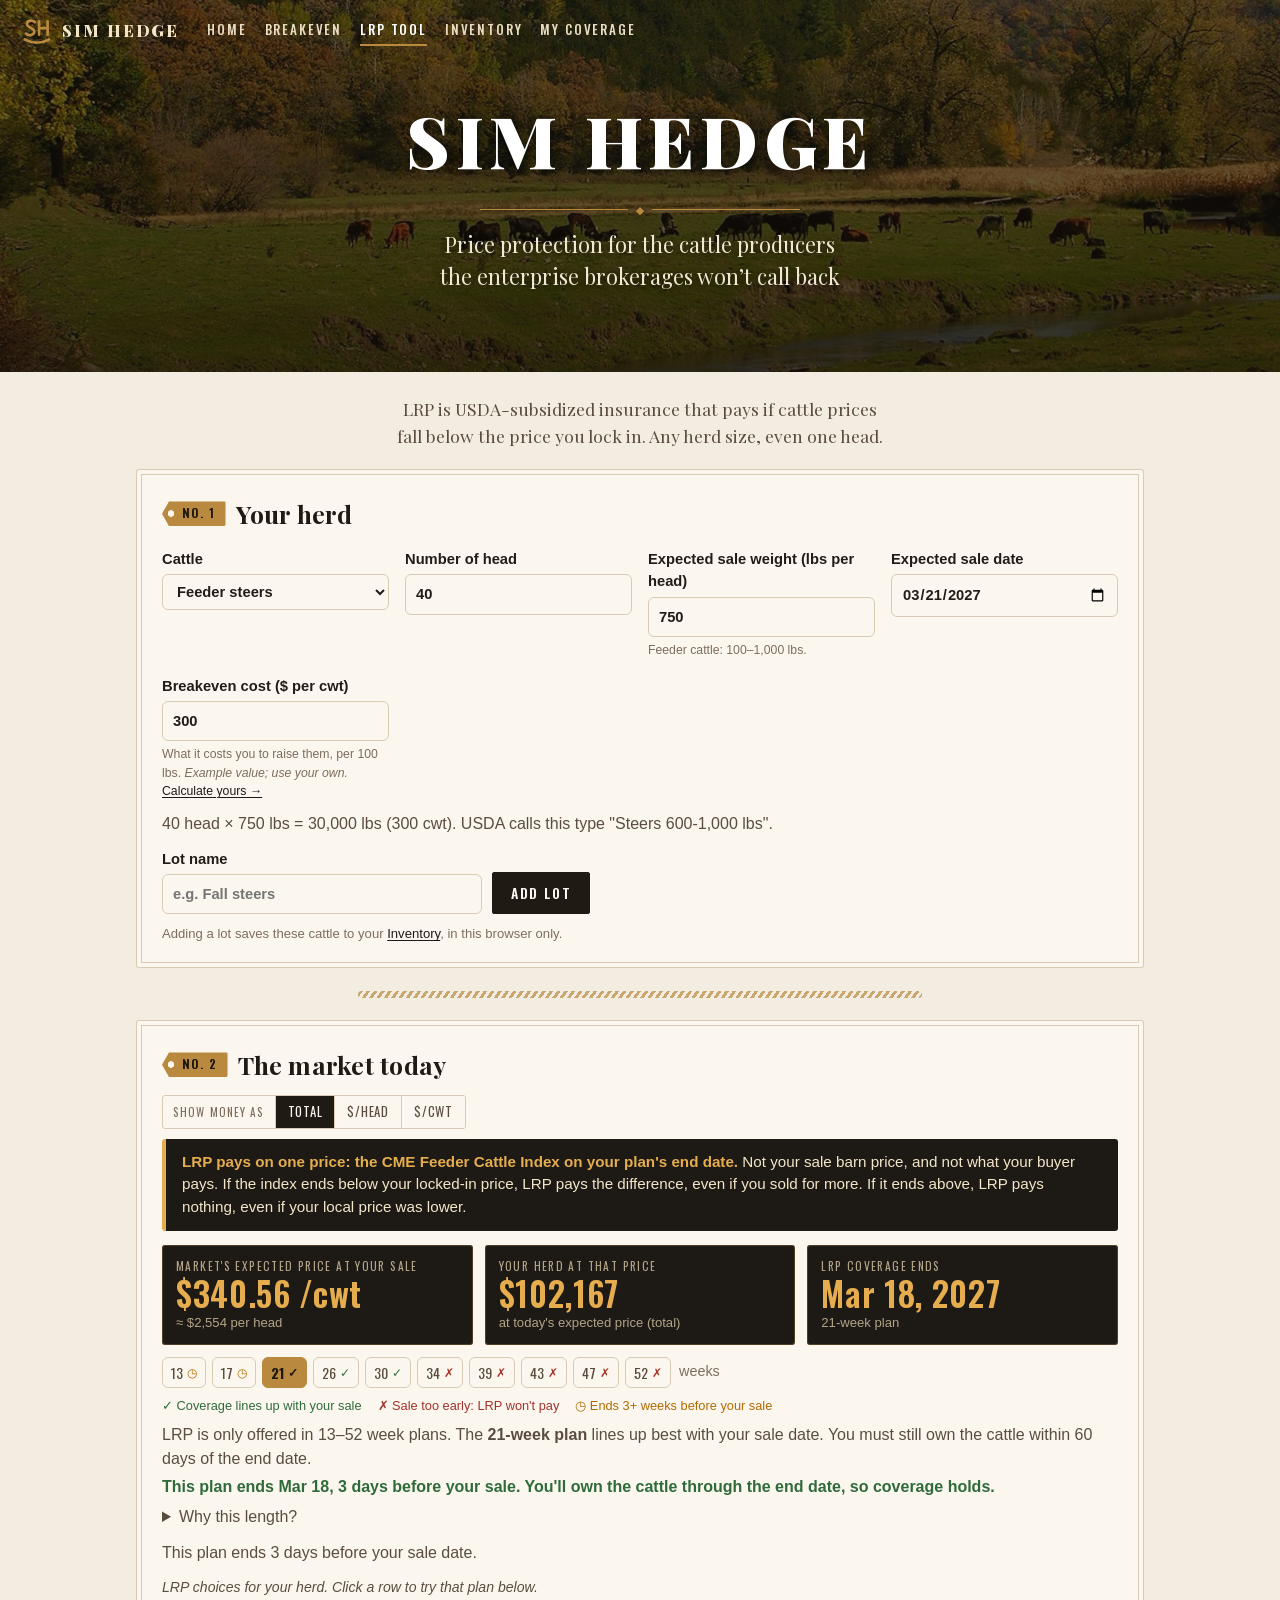
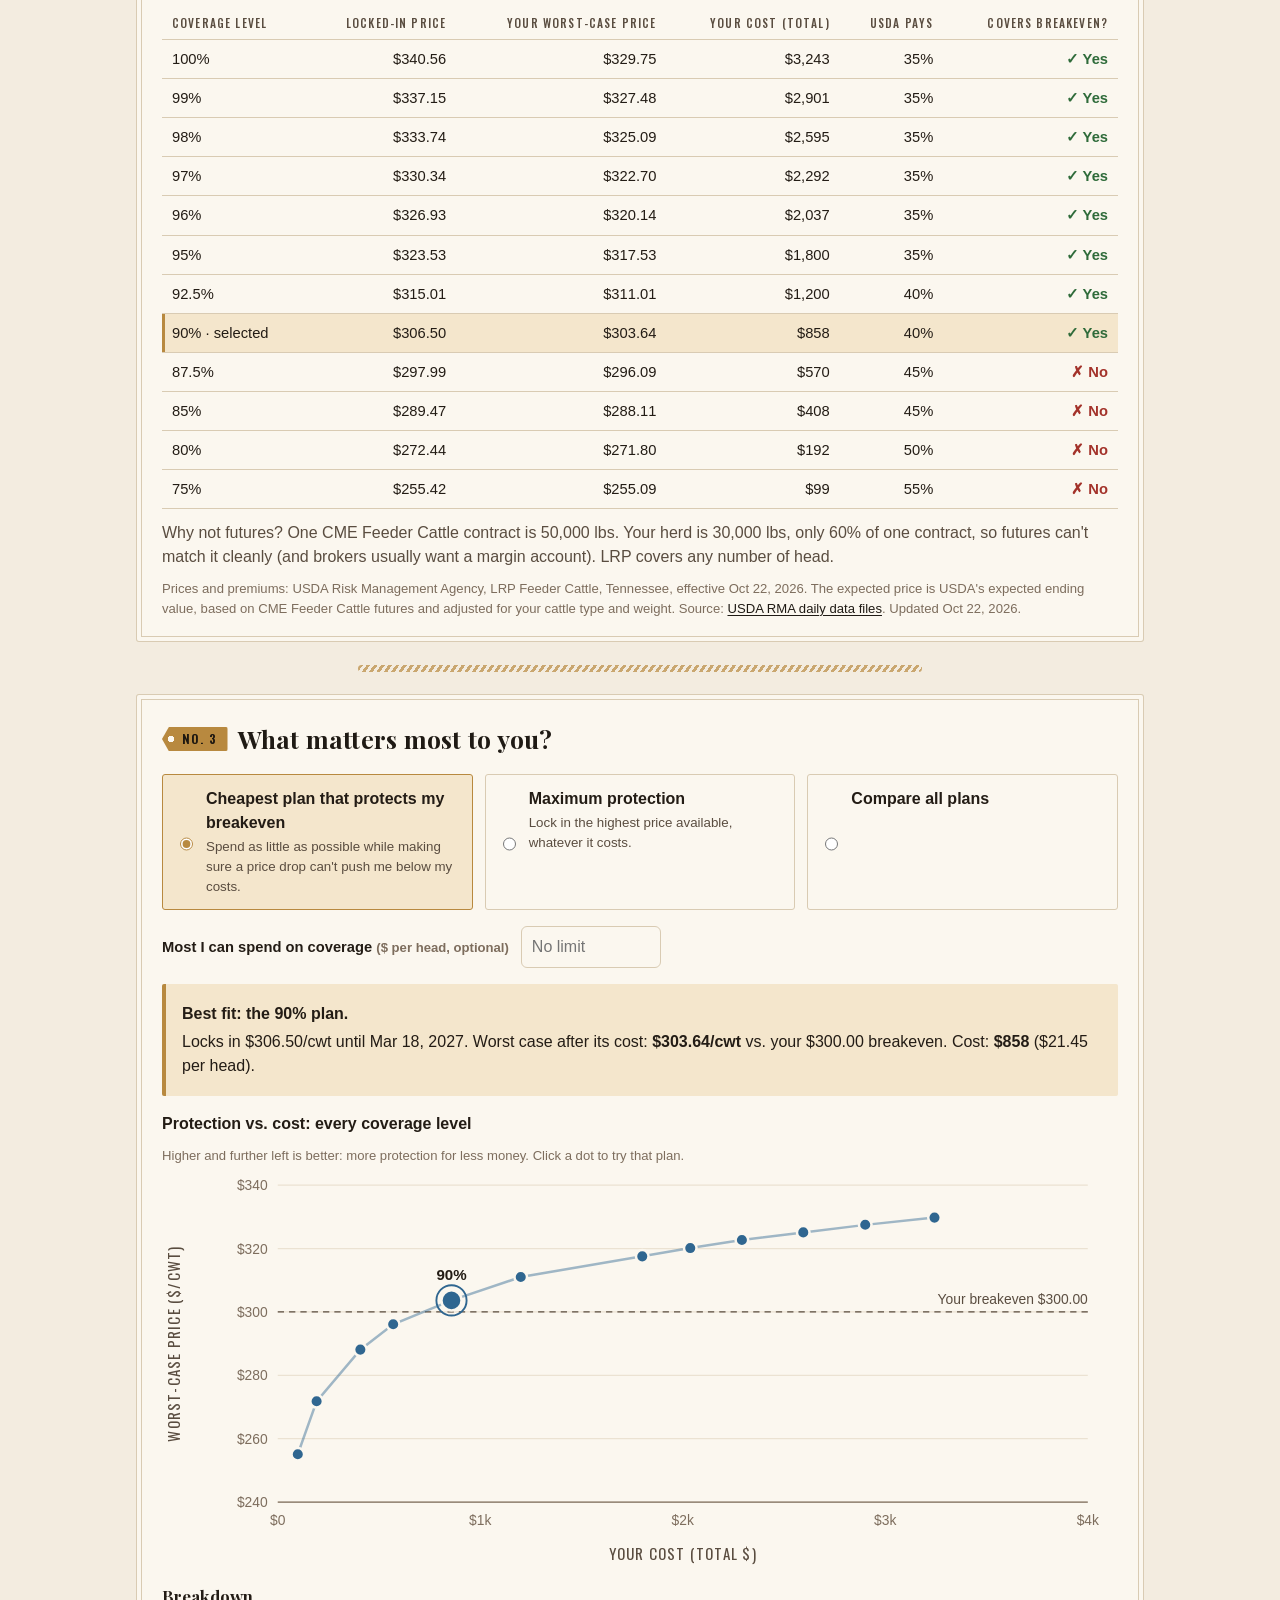
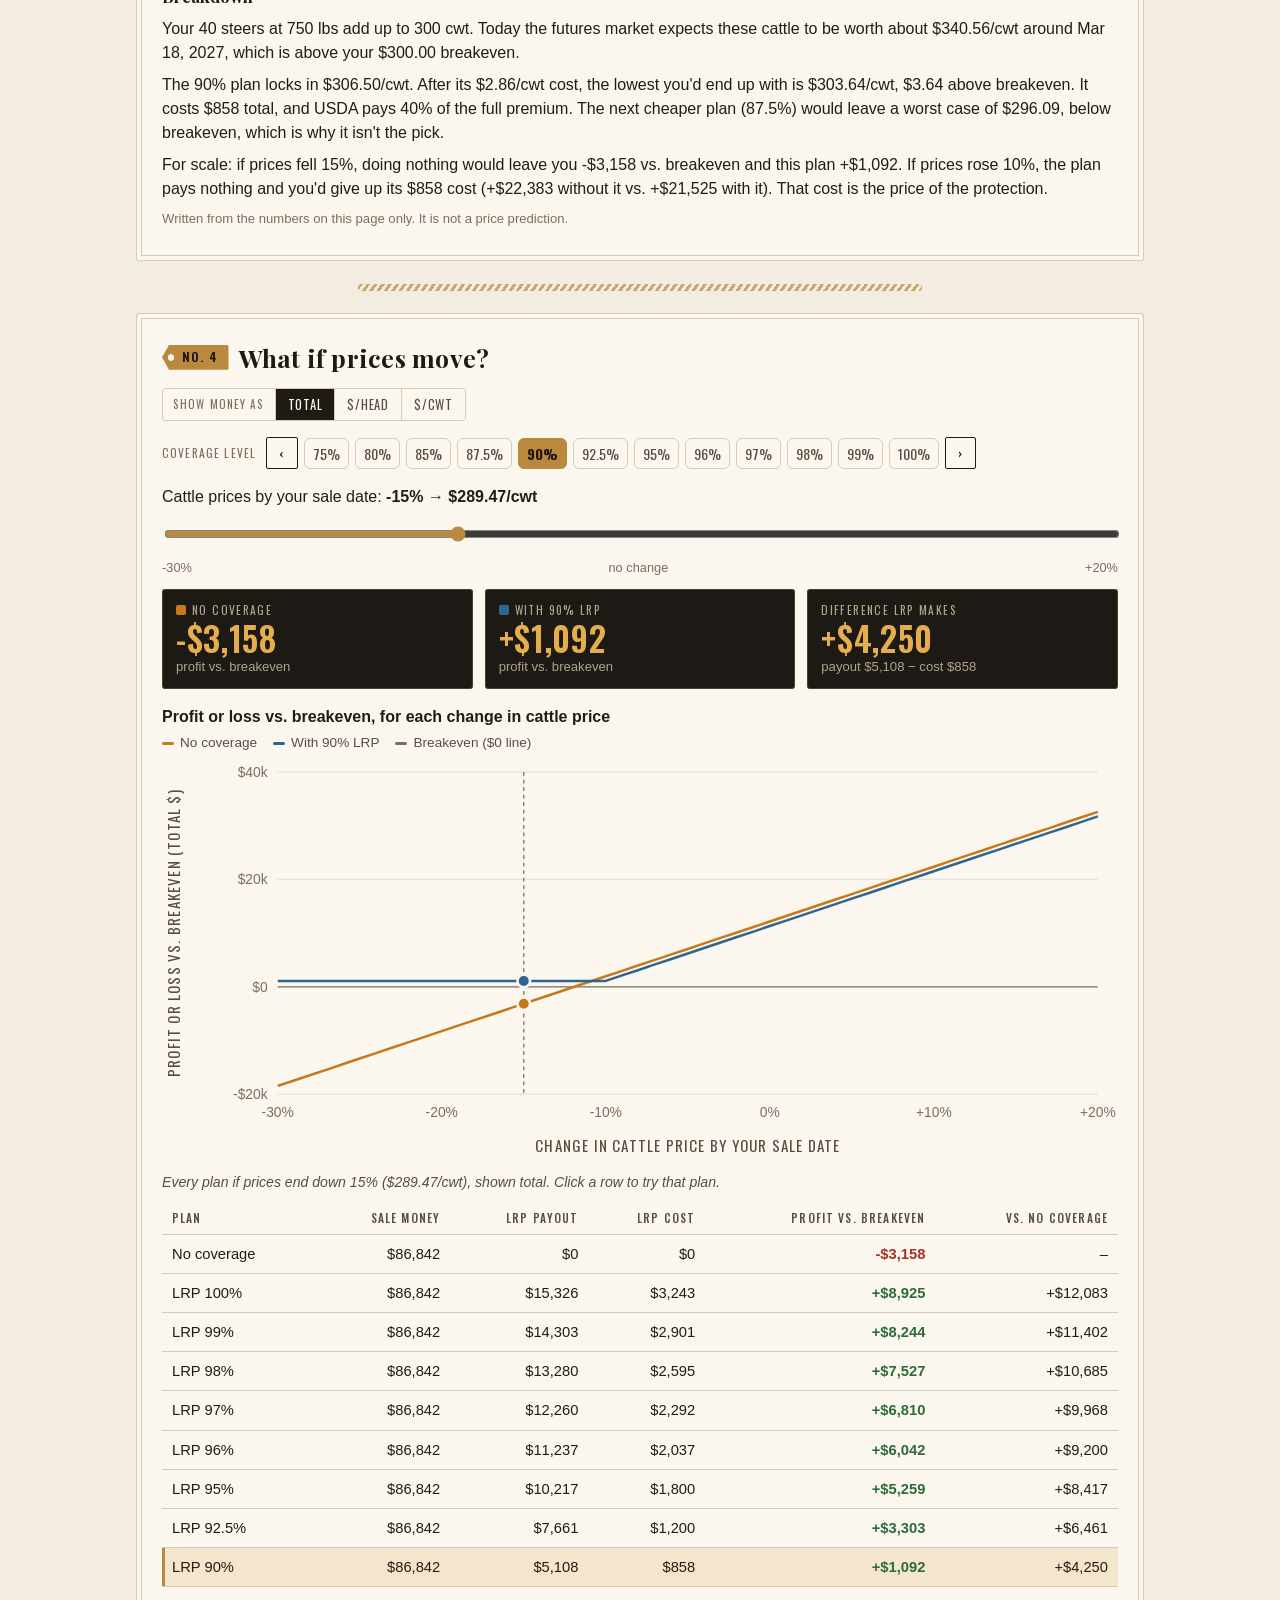
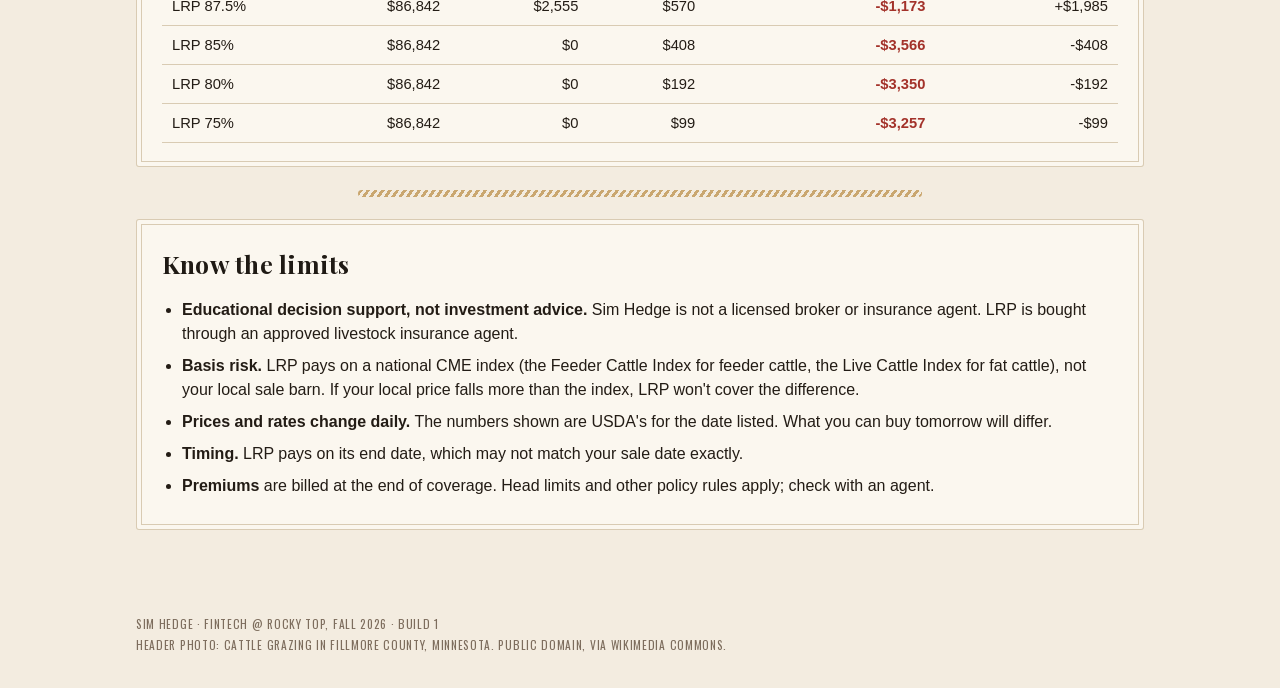
<file: lrp.html>
<!doctype html>
<html lang="en">
<head>
<meta charset="utf-8">
<meta name="viewport" content="width=device-width, initial-scale=1">
<title>Sim Hedge · LRP tool</title>
<link rel="icon" href="img/favicon.svg" type="image/svg+xml">
<link rel="preload" href="fonts/PlayfairDisplay.woff2" as="font" type="font/woff2" crossorigin>
<link rel="preload" href="fonts/Oswald.woff2" as="font" type="font/woff2" crossorigin>
<link rel="stylesheet" href="style.css?v=8855f78">
</head>
<body>

<header class="hero">
  <nav class="site-nav">
    <a class="brand" href="index.html" aria-label="Sim Hedge home"><svg viewBox="0 0 64 64" aria-hidden="true"><g fill="none" stroke="currentColor" stroke-width="5" stroke-linecap="round" stroke-linejoin="round"><path d="M28 15c-5-4-15-3-15 4s14 7 14 14-11 9-16 4"/><path d="M36 14v25M52 14v25M36 26.5h16"/><path d="M9 48q23 12 46 0"/></g></svg><span>Sim Hedge</span></a>
    <a href="index.html">Home</a>
    <a href="breakeven.html">Breakeven</a>
    <a href="lrp.html" aria-current="page">LRP tool</a>
    <a href="inventory.html">Inventory</a>
    <a href="coverage.html">My coverage</a>
  </nav>
  <div class="wrap">
    <h1>Sim Hedge</h1>
    <p class="tagline">Price protection for the cattle producers the enterprise brokerages won’t call back</p>
  </div>
</header>

<main class="wrap">

  <p class="intro">
    LRP is USDA-subsidized insurance that pays if cattle prices fall below the price you lock in.
    Any herd size, even one head.
  </p>

  <!-- Shown when a lot is opened from the inventory page -->
  <div id="lot-banner" class="lot-banner" hidden></div>

  <!-- 1. Producer profile -->
  <section class="card" id="profile">
    <h2><span class="step">1</span> Your herd</h2>
    <form id="herd-form" class="grid-form" autocomplete="off">
      <label>Cattle
        <select id="cattle-class">
          <optgroup label="Feeder cattle (100–1,000 lbs)">
            <option value="steers">Feeder steers</option>
            <option value="heifers">Feeder heifers</option>
          </optgroup>
          <optgroup label="Fat cattle (1,000–1,800 lbs)">
            <option value="fat">Fat cattle (fed steers &amp; heifers)</option>
          </optgroup>
        </select>
      </label>
      <label>Number of head
        <input id="head" type="number" min="1" max="6000" step="1" value="40">
      </label>
      <label>Expected sale weight (lbs per head)
        <input id="weight" type="number" min="100" max="1000" step="10" value="750">
        <small id="weight-hint">Feeder cattle: 100–1,000 lbs.</small>
      </label>
      <label>Expected sale date
        <input id="sale-date" type="date">
      </label>
      <label>Breakeven cost ($ per cwt)
        <input id="breakeven" type="number" min="0" step="1" value="300">
        <small id="breakeven-help">What it costs you to raise them, per 100 lbs. <em>Example value; use your own.</em>
          <a href="breakeven.html">Calculate yours →</a></small>
      </label>
    </form>
    <p id="profile-note" class="note"></p>
    <div class="lot-pick">
      <label>Lot name
        <input id="lot-name" type="text" maxlength="40" placeholder="e.g. Fall steers">
      </label>
      <button type="button" class="btn" id="lot-save-btn">Add lot</button>
    </div>
    <p id="lot-save-msg" class="lot-msg" hidden></p>
    <p class="fine">Adding a lot saves these cattle to your <a href="inventory.html">Inventory</a>, in this browser only.</p>
  </section>

  <!-- 2. Market data -->
  <section class="card" id="market">
    <h2><span class="step">2</span> The market today</h2>
    <div class="unit-toggle" role="group" aria-label="Show money as">
      <span>Show money as</span>
      <button type="button" data-unit="total" aria-pressed="true">Total</button>
      <button type="button" data-unit="head" aria-pressed="false">$/head</button>
      <button type="button" data-unit="cwt" aria-pressed="false">$/cwt</button>
    </div>
    <div id="index-callout" class="index-callout"></div>
    <div id="market-summary" class="stat-row"></div>
    <div class="lengths">
      <div id="length-row" class="length-row" role="group" aria-label="LRP plan lengths on sale today"></div>
      <div class="legend len-legend">
        <span class="mark ok">✓ Coverage lines up with your sale</span>
        <span class="mark early">✗ Sale too early: LRP won't pay</span>
        <span class="mark after">◷ Ends 3+ weeks before your sale</span>
      </div>
      <p id="length-explain" class="note"></p>
      <details>
        <summary>Why this length?</summary>
        <div id="length-why"></div>
      </details>
    </div>
    <p id="match-note" class="note"></p>
    <div class="table-scroll">
      <table id="levels-table">
        <caption>LRP choices for your herd. Click a row to try that plan below.</caption>
        <thead>
          <tr>
            <th>Coverage level</th>
            <th>Locked-in price</th>
            <th>Your worst-case price</th>
            <th id="cost-col">Your cost (total)</th>
            <th>USDA pays</th>
            <th>Covers breakeven?</th>
          </tr>
        </thead>
        <tbody></tbody>
      </table>
    </div>
    <p id="futures-note" class="note"></p>
    <p class="source" id="data-source"></p>
  </section>

  <!-- 3. Risk tolerance + recommendation -->
  <section class="card" id="tolerance">
    <h2><span class="step">3</span> What matters most to you?</h2>
    <div class="choices" role="radiogroup">
      <label class="choice">
        <input type="radio" name="tolerance" value="cheapest" checked>
        <span><strong>Cheapest plan that protects my breakeven</strong>
        <small>Spend as little as possible while making sure a price drop can't push me below my costs.</small></span>
      </label>
      <label class="choice">
        <input type="radio" name="tolerance" value="max">
        <span><strong>Maximum protection</strong>
        <small>Lock in the highest price available, whatever it costs.</small></span>
      </label>
      <label class="choice">
        <input type="radio" name="tolerance" value="compare">
        <span><strong>Compare all plans</strong></span>
      </label>
    </div>
    <div class="budget-row">
      <label for="budget">Most I can spend on coverage <span class="fine">($ per head, optional)</span></label>
      <input id="budget" type="number" min="0" step="1" placeholder="No limit">
    </div>
    <div id="recommendation" class="recommendation"></div>
    <figure class="chart-box">
      <figcaption>Protection vs. cost: every coverage level</figcaption>
      <p class="fine">Higher and further left is better: more protection for less money. Click a dot to try that plan.</p>
      <div class="chart" id="tradeoff-chart"></div>
    </figure>
    <div id="breakdown" class="breakdown">
      <h3>Breakdown</h3>
      <div id="breakdown-text"></div>
      <p class="fine">Written from the numbers on this page only. It is not a price prediction.</p>
    </div>
  </section>

  <!-- 4. Scenario simulator -->
  <section class="card" id="simulator">
    <h2><span class="step">4</span> What if prices move?</h2>
    <div class="unit-toggle" role="group" aria-label="Show money as">
      <span>Show money as</span>
      <button type="button" data-unit="total" aria-pressed="true">Total</button>
      <button type="button" data-unit="head" aria-pressed="false">$/head</button>
      <button type="button" data-unit="cwt" aria-pressed="false">$/cwt</button>
    </div>
    <div class="level-picker">
      <span class="picker-label">Coverage level</span>
      <button type="button" class="btn btn-small btn-quiet" id="level-prev" aria-label="Lower coverage">‹</button>
      <div id="level-chips" class="level-chips" role="group" aria-label="Coverage levels"></div>
      <button type="button" class="btn btn-small btn-quiet" id="level-next" aria-label="Higher coverage">›</button>
    </div>
    <label class="slider-label" for="move">
      Cattle prices by your sale date: <strong id="move-label"></strong>
    </label>
    <input id="move" type="range" min="-30" max="20" step="1" value="-15">
    <div class="slider-scale"><span>-30%</span><span>no change</span><span>+20%</span></div>
    <div id="sim-tiles" class="stat-row"></div>
    <figure class="chart-box">
      <figcaption>Profit or loss vs. breakeven, for each change in cattle price</figcaption>
      <div class="legend" id="sim-legend"></div>
      <div class="chart" id="sim-chart"></div>
    </figure>
    <div class="table-scroll">
      <table id="scenario-table">
        <caption id="scenario-caption"></caption>
        <thead>
          <tr><th>Plan</th><th>Sale money</th><th>LRP payout</th><th>LRP cost</th><th>Profit vs. breakeven</th><th>vs. no coverage</th></tr>
        </thead>
        <tbody></tbody>
      </table>
    </div>
  </section>

  <!-- 5. Limitations -->
  <section class="card limits" id="limits">
    <h2>Know the limits</h2>
    <ul>
      <li><strong>Educational decision support, not investment advice.</strong> Sim Hedge is not a licensed broker or insurance agent. LRP is bought through an approved livestock insurance agent.</li>
      <li><strong>Basis risk.</strong> LRP pays on a national CME index (the Feeder Cattle Index for feeder cattle, the Live Cattle Index for fat cattle), not your local sale barn. If your local price falls more than the index, LRP won't cover the difference.</li>
      <li><strong>Prices and rates change daily.</strong> The numbers shown are USDA's for the date listed. What you can buy tomorrow will differ.</li>
      <li><strong>Timing.</strong> LRP pays on its end date, which may not match your sale date exactly.</li>
      <li><strong>Premiums</strong> are billed at the end of coverage. Head limits and other policy rules apply; check with an agent.</li>
    </ul>
  </section>

</main>

<footer class="wrap footer">
  Sim Hedge &middot; FinTech @ Rocky Top, Fall 2026 &middot; Build 1<br>
  Header photo: cattle grazing in Fillmore County, Minnesota. Public domain, via Wikimedia Commons.
</footer>

<div id="tooltip" class="tooltip" hidden></div>

<script src="data/lrp-data.js"></script>
<script src="calc.js?v=8855f78"></script>
<script src="lots.js?v=8855f78"></script>
<script src="charts.js?v=8855f78"></script>
<script src="app.js?v=8855f78"></script>
<script src="reveal.js?v=8855f78"></script>
</body>
</html>
</file>
<file: style.css>
/* Sim Hedge styles. Theme: "whiskey label meets sale barn" (cream paper,
   charred oak, brass, amber price-board numbers). */

/* Fonts are stored in site/fonts so the offline demo looks the same. */
@font-face {
  font-family: "Playfair Display";
  src: url("fonts/PlayfairDisplay.woff2") format("woff2");
  font-weight: 400 900;
  font-display: swap;
}
@font-face {
  font-family: "Oswald";
  src: url("fonts/Oswald.woff2") format("woff2");
  font-weight: 200 700;
  font-display: swap;
}

:root {
  color-scheme: light;
  --serif: "Playfair Display", Georgia, "Times New Roman", serif;
  --label: "Oswald", "Arial Narrow", "Helvetica Neue", Arial, sans-serif;
  --bg: #f3ece0;            /* cream paper */
  --card: #fbf7ef;
  --ink: #231c15;           /* dark brown ink */
  --heading: #1f1a14;
  --ink-2: #5a4d40;
  --ink-3: #7d6d5d;
  --line: #d9cbb3;
  --grid: #ebe2d2;
  --navy: #17140f;          /* charred oak (header fallback) */
  --rust: #a5532a;          /* copper */
  --brass: #b8893f;
  --brass-ink: #1d1710;     /* text on brass */
  --highlight: #f4e6cc;
  --board: #1d1a16;         /* sale-barn price board */
  --board-ink: #f3e6c8;
  --board-dim: #b4a487;
  --board-accent: #e6ad4e;  /* amber numbers */
  --series-lrp: #2f6690;    /* with LRP (steel blue) */
  --series-none: #c47a1c;   /* no coverage (amber) */
  --pos: #2f6690;           /* LRP paid more than it cost */
  --neg: #a63d2a;           /* LRP cost more than it paid (oxblood) */
  --good-ink: #2f6b3a;
  --bad-ink: #a3322a;
}
@media (prefers-color-scheme: dark) {
  :root {
    color-scheme: dark;
    --bg: #12100d;
    --card: #1c1915;
    --ink: #efe6d6;
    --heading: #f6ecda;
    --ink-2: #c9baa3;
    --ink-3: #9b8c76;
    --line: #3d352b;
    --grid: #2a241e;
    --highlight: #2d2216;
    --board: #0d0b09;
    --series-lrp: #5b93c4;
    --series-none: #d9952f;
    --pos: #5b93c4;
    --neg: #d0624c;
    --good-ink: #7fbf86;
    --bad-ink: #ef8d7f;
  }
}

* { box-sizing: border-box; }
[hidden] { display: none !important; }
body {
  margin: 0;
  font: 16px/1.5 -apple-system, BlinkMacSystemFont, "Segoe UI", Roboto, Helvetica, Arial, sans-serif;
  background: var(--bg);
  color: var(--ink);
}
.wrap { max-width: 1040px; margin: 0 auto; padding-inline: 16px; }

/* Header: herd photo with a dark overlay so the white text stays readable */
.hero {
  background:
    linear-gradient(rgba(15, 22, 36, .55), rgba(15, 22, 36, .65)),
    url("img/herd.jpg") center 70% / cover no-repeat;
  background-color: var(--navy);
  color: #fff;
  text-align: center;
  padding-block: 88px 80px;
}
.hero h1 {
  margin: 0;
  font-family: Georgia, "Times New Roman", serif;
  font-weight: 800;
  font-size: clamp(2.6rem, 7vw, 4.4rem);
  letter-spacing: .06em;
  text-transform: uppercase;
  text-shadow: 0 2px 12px rgba(0, 0, 0, .5);
}
.tagline {
  margin: 12px auto 0;
  max-width: 34em;
  font-size: clamp(1.05rem, 2.4vw, 1.35rem);
  font-style: italic;
  color: #eef1f6;
  text-wrap: balance;
  text-shadow: 0 1px 8px rgba(0, 0, 0, .6);
}
.intro { margin: 0 auto 20px; color: var(--ink-2); max-width: 52em; text-align: center; text-wrap: balance; }

main { padding-block: 24px; }
.card {
  background: var(--card);
  border: 1px solid var(--line);
  border-radius: 10px;
  padding: 20px;
  margin-bottom: 20px;
}
h2 { margin: 0 0 16px; font-size: 1.3rem; color: var(--heading); display: flex; align-items: center; gap: 10px; }
h3 { margin: 0 0 8px; font-size: 1.05rem; }
.step {
  display: inline-grid; place-items: center;
  width: 28px; height: 28px; border-radius: 50%;
  background: var(--heading); color: var(--card); font-size: .95rem;
}

.grid-form { display: grid; grid-template-columns: repeat(auto-fit, minmax(220px, 1fr)); gap: 16px; }
.grid-form label { display: flex; flex-direction: column; gap: 4px; font-weight: 600; font-size: .92rem; }
.grid-form small { font-weight: 400; color: var(--ink-3); }
input, select {
  font: inherit; padding: 8px 10px; border: 1px solid var(--line); border-radius: 6px;
  background: var(--card); color: var(--ink);
}
input:focus, select:focus { outline: 2px solid var(--series-lrp); outline-offset: 1px; }

.note { color: var(--ink-2); margin: 12px 0 0; }
.note.warn { color: var(--bad-ink); }
.source, .fine { color: var(--ink-3); font-size: .82rem; margin: 10px 0 0; }

.stat-row { display: grid; grid-template-columns: repeat(auto-fit, minmax(200px, 1fr)); gap: 12px; margin: 12px 0; }
.stat { border: 1px solid var(--line); border-radius: 8px; padding: 12px 14px; }
.stat .label { color: var(--ink-2); font-size: .85rem; }
.stat .value { font-size: 1.5rem; font-weight: 700; font-variant-numeric: tabular-nums; }
.stat .sub { color: var(--ink-3); font-size: .82rem; }
.stat .swatch { display: inline-block; width: 10px; height: 10px; border-radius: 2px; margin-right: 6px; vertical-align: 0; }

.table-scroll { overflow-x: auto; margin-top: 12px; }
table { border-collapse: collapse; width: 100%; font-variant-numeric: tabular-nums; font-size: .92rem; }
caption { text-align: left; color: var(--ink-2); padding-bottom: 8px; font-size: .88rem; }
th, td { padding: 8px 10px; border-bottom: 1px solid var(--line); text-align: right; white-space: nowrap; }
th:first-child, td:first-child { text-align: left; }
th { color: var(--ink-2); font-weight: 600; font-size: .82rem; }
#levels-table tbody tr { cursor: pointer; }
#levels-table tbody tr:hover { background: var(--grid); }
tr.selected { background: var(--highlight); }
tr.selected td:first-child { box-shadow: inset 3px 0 0 var(--rust); }
.yes { color: var(--good-ink); font-weight: 600; }
.no { color: var(--bad-ink); font-weight: 600; }

.choices { display: grid; grid-template-columns: repeat(auto-fit, minmax(240px, 1fr)); gap: 12px; }
.choice { display: flex; gap: 10px; border: 1px solid var(--line); border-radius: 8px; padding: 12px; cursor: pointer; }
.choice:has(input:checked) { border-color: var(--rust); background: var(--highlight); }
.choice small { display: block; color: var(--ink-2); margin-top: 2px; }
.choice input { margin-top: 4px; accent-color: var(--rust); }

.recommendation { margin-top: 16px; padding: 14px 16px; border-radius: 8px; background: var(--highlight); border-left: 4px solid var(--rust); }
.recommendation p { margin: 4px 0; }
.breakdown { margin-top: 16px; }
.breakdown p { margin: 0 0 8px; }

.slider-label { display: block; margin-bottom: 6px; }
#move { width: 100%; accent-color: var(--rust); }
.slider-scale { display: flex; justify-content: space-between; color: var(--ink-3); font-size: .8rem; }

.chart-box { margin: 16px 0 0; }
.chart-box figcaption { font-weight: 600; margin-bottom: 4px; }
.legend { display: flex; flex-wrap: wrap; gap: 16px; color: var(--ink-2); font-size: .85rem; margin-bottom: 4px; }
.legend span::before { content: ""; display: inline-block; width: 12px; height: 3px; margin-right: 6px; vertical-align: middle; background: var(--c); border-radius: 2px; }
.legend span.box::before { height: 10px; }
.legend span.dash::before { background: repeating-linear-gradient(90deg, var(--c) 0 4px, transparent 4px 7px); }
.chart svg { display: block; width: 100%; height: auto; overflow: visible; }
.chart text { fill: var(--ink-3); font-size: 11px; }
.chart .axis-line { stroke: var(--ink-3); }
.chart .grid-line { stroke: var(--grid); }

.headline { font-size: 1.15rem; margin: 8px 0; }
.headline strong { color: var(--rust); }
details { margin-top: 12px; }
summary { cursor: pointer; color: var(--ink-2); }

.limits ul { margin: 0; padding-left: 20px; }
.limits li { margin-bottom: 8px; }
.footer { color: var(--ink-3); font-size: .85rem; padding-block: 8px 32px; }

.tooltip {
  position: fixed; z-index: 10; pointer-events: none;
  background: var(--card); color: var(--ink); border: 1px solid var(--line);
  border-radius: 6px; padding: 8px 10px; font-size: .85rem; box-shadow: 0 4px 14px rgba(0,0,0,.15);
  max-width: 260px; font-variant-numeric: tabular-nums;
}
.tooltip .t-head { font-weight: 700; margin-bottom: 4px; }
.tooltip .t-row { display: flex; justify-content: space-between; gap: 12px; }
.tooltip .t-row i { display: inline-block; width: 10px; height: 3px; margin-right: 6px; vertical-align: middle; border-radius: 2px; }

@media (max-width: 560px) {
  .hero { padding-block: 64px 56px; }
  .card { padding: 16px; }
}

/* Scroll reveal (see reveal.js): sections start slightly lower and faded,
   then ease into place when they scroll into view. */
.reveal {
  opacity: 0;
  transform: translateY(32px);
  transition: opacity .7s ease-out, transform .7s cubic-bezier(.2, .7, .2, 1);
}
.reveal.revealed { opacity: 1; transform: none; }
@media (prefers-reduced-motion: reduce) {
  .reveal { opacity: 1; transform: none; transition: none; }
}

/* --- Navigation between pages --- */
.hero { position: relative; }
.site-nav {
  position: absolute; top: calc(14px + env(safe-area-inset-top, 0px)); left: 16px;
  display: flex; flex-wrap: wrap; gap: 6px;
}
.site-nav a {
  color: #fff; text-decoration: none; font-weight: 600; font-size: .92rem;
  padding: 6px 12px; border-radius: 999px; background: rgba(0, 0, 0, .25);
}
.site-nav a:hover { background: rgba(0, 0, 0, .45); }
.site-nav a[aria-current="page"] { background: #fff; color: var(--navy); }
.hero-sm { padding-block: 64px 48px; }
.hero-sm h1 { font-size: clamp(2.2rem, 5vw, 3.2rem); }

/* --- Buttons --- */
.btn {
  display: inline-block; font: inherit; font-weight: 600; font-size: .92rem;
  padding: 8px 14px; border-radius: 6px; border: 1px solid var(--heading);
  background: var(--heading); color: var(--card); cursor: pointer; text-decoration: none;
}
.btn:hover { opacity: .88; }
.btn-quiet { background: transparent; color: var(--heading); }
.btn-small { padding: 5px 10px; font-size: .82rem; }
.link {
  font: inherit; font-size: .82rem; background: none; border: 0; padding: 4px 6px;
  color: var(--ink-2); text-decoration: underline; cursor: pointer;
}
.link.danger { color: var(--bad-ink); }
.form-actions { display: flex; flex-wrap: wrap; gap: 10px; margin-top: 14px; align-items: center; }

/* --- Inventory --- */
.protect-bar { margin-top: 8px; }
.bar-track { height: 14px; border-radius: 7px; background: var(--line); overflow: hidden; margin-bottom: 8px; }
.bar-fill { height: 100%; background: var(--series-lrp); border-radius: 7px 0 0 7px; transition: width .6s ease-out; }
.badge {
  display: inline-block; font-size: .78rem; font-weight: 700; padding: 3px 8px; border-radius: 999px;
  background: var(--grid); color: var(--ink-2);
}
.badge.good { background: color-mix(in srgb, var(--good-ink) 14%, transparent); color: var(--good-ink); }
.badge.bad { background: color-mix(in srgb, var(--bad-ink) 12%, transparent); color: var(--bad-ink); }
td .sub { color: var(--ink-3); font-size: .8rem; white-space: normal; margin-top: 2px; }
#lots-table td { vertical-align: top; }
#lots-table td.actions { white-space: normal; }
#lots-table td.actions > * { display: block; margin: 0 0 4px auto; width: max-content; }
#lots-table th:nth-child(7), #lots-table td:nth-child(7) { text-align: left; min-width: 190px; white-space: normal; }
tr.kept td { color: var(--ink-3); }
.empty { border: 1px dashed var(--line); border-radius: 8px; padding: 18px; text-align: center; margin-top: 12px; }
.empty p { margin: 0 0 12px; color: var(--ink-2); }
.warn-box { margin-top: 14px; padding: 12px 16px; border-radius: 8px; border-left: 4px solid var(--bad-ink); background: var(--highlight); }
.warn-box ul { margin: 0; padding-left: 18px; }
.lot-form { margin-top: 20px; padding-top: 16px; border-top: 1px solid var(--line); }
.check { display: flex; gap: 8px; align-items: flex-start; margin-top: 14px; font-size: .92rem; color: var(--ink-2); }
.check input { margin-top: 4px; accent-color: var(--heading); }
.steps-list { margin: 0; padding-left: 22px; }
.steps-list li { margin-bottom: 8px; }
.example-table { max-width: 640px; }
.example-table td:last-child, .example-table th:last-child { text-align: left; white-space: normal; }
.note.warn, .fine.warn { color: var(--bad-ink); }

/* --- Banner on the LRP tool when a lot is opened --- */
.lot-banner { background: var(--card); border: 2px solid var(--heading); border-radius: 10px; padding: 16px 20px; margin-bottom: 20px; }
.lot-banner p { margin: 0; }
.lot-banner .saved { margin-top: 10px; color: var(--good-ink); font-weight: 600; }
.lot-banner .saved a { color: inherit; }

@media (max-width: 560px) {
  .site-nav { position: static; justify-content: center; margin: -40px 0 24px; }
  .hero-sm { padding-block: 56px 40px; }
}

/* --- Homepage --- */
.hero-home { padding-block: 120px 104px; }
.hero-actions { display: flex; flex-wrap: wrap; justify-content: center; gap: 12px; margin-top: 28px; }
.btn-light { background: #fff; color: var(--navy); border-color: #fff; }
.btn-outline-light { background: rgba(0, 0, 0, .2); color: #fff; border-color: #fff; }
.home-lead p { max-width: 60em; }
.feature-grid { display: grid; grid-template-columns: repeat(auto-fit, minmax(220px, 1fr)); gap: 14px; }
.feature {
  display: block; border: 1px solid var(--line); border-radius: 8px; padding: 16px;
  color: inherit; text-decoration: none; transition: border-color .2s, transform .2s;
}
.feature:hover { border-color: var(--heading); transform: translateY(-2px); }
.feature h3 { margin: 10px 0 6px; }
.feature p { margin: 0; color: var(--ink-2); }
.check-list { list-style: none; padding: 0; margin: 0 0 8px; }
.check-list li { position: relative; padding-left: 28px; margin-bottom: 10px; }
.check-list li::before { content: "✓"; position: absolute; left: 4px; color: var(--good-ink); font-weight: 700; }
h2 .badge { font-size: .75rem; vertical-align: middle; }
.cta-row { display: flex; flex-wrap: wrap; justify-content: center; gap: 12px; margin: 8px 0 24px; }
@media (max-width: 560px) {
  .hero-home { padding-block: 64px 56px; }
}
main a:not(.btn):not(.feature) { color: var(--heading); text-decoration-thickness: 1px; text-underline-offset: 2px; }

/* --- Plan lengths (LRP tool) --- */
.lengths { margin: 4px 0 8px; }
.length-row { display: flex; flex-wrap: wrap; align-items: center; gap: 6px; margin-bottom: 8px; }
.len {
  min-width: 34px; text-align: center; padding: 4px 8px; border-radius: 6px;
  border: 1px solid var(--line); color: var(--ink-2); font-variant-numeric: tabular-nums; font-size: .9rem;
}
.len.on { background: var(--heading); border-color: var(--heading); color: var(--card); font-weight: 700; }
.len-unit { color: var(--ink-3); font-size: .9rem; margin-left: 2px; }
.lengths .note { margin-top: 0; }
.lengths details { margin-top: 6px; }
.lengths details ul { margin: 8px 0; padding-left: 20px; color: var(--ink-2); }
.lengths details li { margin-bottom: 6px; }
.len-list { display: flex; flex-wrap: wrap; gap: 6px 14px; font-size: .85rem; color: var(--ink-2); }
.len-list .on { color: var(--ink); font-weight: 700; }
.warn-line, .warn-text { color: var(--bad-ink); font-weight: 600; }
td .sub.warn-text { color: var(--bad-ink); }

/* --- My coverage (demo) --- */
.demo-banner {
  position: sticky; top: 0; z-index: 20;
  padding: calc(8px + env(safe-area-inset-top, 0px)) 16px 8px;
  background: #fbe9a8; color: #3d3200; text-align: center; font-size: .9rem;
  border-bottom: 1px solid #e3cf7a;
}
.policy-facts { display: grid; grid-template-columns: repeat(auto-fit, minmax(220px, 1fr)); gap: 10px 20px; margin: 0 0 8px; }
.policy-facts dt, .cover-facts dt { color: var(--ink-3); font-size: .82rem; }
.policy-facts dd, .cover-facts dd { margin: 2px 0 0; font-weight: 600; }
.cover-list { display: grid; gap: 14px; }
.cover-card { border: 1px solid var(--line); border-radius: 8px; padding: 16px; }
.cover-head { display: flex; flex-wrap: wrap; justify-content: space-between; gap: 8px; align-items: flex-start; }
.cover-head h3 { margin: 0; }
.cover-card .sub, .planned .sub { color: var(--ink-3); font-size: .85rem; font-weight: 400; }
.pills { display: flex; flex-wrap: wrap; gap: 6px; }
.pill { font-size: .78rem; font-weight: 700; padding: 3px 10px; border-radius: 999px; border: 1px solid currentColor; }
.pill-active { color: var(--series-lrp); }
.pill-window { color: #b26a00; }
.pill-ended { color: var(--ink-2); }
.cover-facts { display: grid; grid-template-columns: repeat(auto-fit, minmax(170px, 1fr)); gap: 10px 16px; margin: 14px 0 10px; }
.cover-market { margin: 0; padding-top: 10px; border-top: 1px solid var(--line); color: var(--ink-2); }
.timeline { list-style: none; margin: 0; padding: 0; }
.timeline li { display: grid; grid-template-columns: 120px 1fr; gap: 12px; padding: 10px 0; border-bottom: 1px solid var(--line); }
.timeline time { font-weight: 700; font-variant-numeric: tabular-nums; }
.timeline li.past { opacity: .5; }
.planned { list-style: none; margin: 0; padding: 0; }
.planned li { display: flex; flex-wrap: wrap; justify-content: space-between; gap: 10px; align-items: center; padding: 10px 0; border-bottom: 1px solid var(--line); }
.planned .form-actions { margin: 0; }
.buy-message { margin: 12px 0 0; padding: 10px 14px; border-radius: 8px; background: var(--highlight); border-left: 4px solid var(--heading); }
@media (max-width: 560px) {
  .timeline li { grid-template-columns: 1fr; gap: 2px; }
}
.feature { display: flex; flex-direction: column; }
.feature p { flex: 1; }
.feature-link { margin-top: 12px; font-weight: 600; font-size: .9rem; color: var(--heading); }
.feature h3 .badge { font-size: .7rem; vertical-align: middle; }

/* =====================================================================
   THEME LAYER: whiskey label meets sale barn
   (later rules here override the plainer defaults above)
   ===================================================================== */

/* --- Header: darker, warmer, like a whiskey ad --- */
.hero {
  background:
    linear-gradient(rgba(20, 14, 8, .55), rgba(20, 14, 8, .80)),
    url("img/herd.jpg") center 70% / cover no-repeat;
  background-color: var(--navy);
}
.hero h1 {
  font-family: var(--serif);
  font-weight: 900;
  letter-spacing: .08em;
}
.hero h1::after {   /* thin brass rule with a diamond, like a label */
  content: "\25C6";
  display: block;
  width: min(320px, 60%);
  margin: 10px auto 0;
  font-size: 10px; line-height: 12px; letter-spacing: 0; color: var(--brass);
  background:
    linear-gradient(var(--brass), var(--brass)) left center / calc(50% - 12px) 1px no-repeat,
    linear-gradient(var(--brass), var(--brass)) right center / calc(50% - 12px) 1px no-repeat;
}
.hero .overline {
  font-family: var(--label);
  text-transform: uppercase;
  letter-spacing: .32em;
  font-size: .78rem;
  color: #e3cc9c;
  margin: 0 0 14px;
}
.tagline { font-family: var(--serif); font-style: normal; font-weight: 400; color: #f1e7d4; }

/* --- Brand bar (top-left): brand-iron mark + links --- */
.site-nav { align-items: center; gap: 4px 18px; left: 20px; right: 20px; }
.site-nav .brand {
  display: inline-flex; align-items: center; gap: 8px;
  padding: 0; background: none; margin-right: 10px;
  font-family: var(--serif); font-weight: 900; letter-spacing: .12em; text-transform: uppercase;
  font-size: 1rem; color: #f3e6c8;
}
.site-nav .brand svg { width: 34px; height: 34px; color: var(--brass); }
.site-nav a:not(.brand) {
  background: none; border-radius: 0; padding: 4px 0;
  font-family: var(--label); font-weight: 500; text-transform: uppercase; letter-spacing: .14em; font-size: .82rem;
  color: #eadcc0; border-bottom: 2px solid transparent;
}
.site-nav a:not(.brand):hover { background: none; color: #fff; border-bottom-color: rgba(184, 137, 63, .6); }
.site-nav a[aria-current="page"]:not(.brand) { background: none; color: #fff; border-bottom-color: var(--brass); }

/* --- Section headings and "lot tag" numbers --- */
h2 { font-family: var(--serif); font-weight: 700; font-size: 1.55rem; letter-spacing: .01em; }
h3 { font-family: var(--serif); font-weight: 700; }
.step {   /* a sale-barn lot tag: "LOT 1", with a punched hole */
  width: auto; height: auto; border-radius: 2px;
  display: inline-flex; align-items: center;
  padding: 3px 10px 3px 20px;
  background:
    radial-gradient(circle at 9px 50%, var(--card) 0 3px, transparent 3.5px),
    var(--brass);
  color: var(--brass-ink);
  font-family: var(--label); font-weight: 600; font-size: .78rem; letter-spacing: .12em; text-transform: uppercase;
  clip-path: polygon(7px 0, 100% 0, 100% 100%, 7px 100%, 0 50%);
}
.step::before { content: "No.\00a0"; }

/* --- Cards: cream label with a double engraved rule --- */
.card {
  position: relative;
  border: 0; border-radius: 3px;
  box-shadow: inset 0 0 0 1px var(--line), inset 0 0 0 5px var(--card), inset 0 0 0 6px var(--line);
  padding: 26px 26px 24px;
  margin-bottom: 52px;
}
/* Rope divider between sections */
main .card:not(:last-of-type)::after {
  content: "";
  position: absolute; left: 22%; right: 22%; bottom: -30px; height: 7px;
  border-radius: 4px;
  background: repeating-linear-gradient(-55deg, var(--brass) 0 3px, transparent 3px 6px);
  opacity: .7;
}
#dashboard > .card:last-child::after, #empty::after { display: none; }

/* --- Price-board numbers (stat tiles) --- */
.stat {
  background: var(--board); border: 0; border-radius: 3px;
  box-shadow: inset 0 0 0 1px rgba(230, 173, 78, .25);
}
.stat .label {
  font-family: var(--label); text-transform: uppercase; letter-spacing: .12em; font-size: .72rem; color: var(--board-dim);
}
.stat .value {
  font-family: var(--label); font-weight: 600; font-size: 2.1rem; line-height: 1.15; letter-spacing: .02em;
  color: var(--board-accent);
}
.stat .sub { color: var(--board-dim); }

/* --- Buttons: square, letter-spaced --- */
.btn {
  border-radius: 2px;
  font-family: var(--label); font-weight: 600; text-transform: uppercase; letter-spacing: .12em; font-size: .85rem;
  background: var(--heading); border-color: var(--heading); color: var(--card);
  padding: 10px 18px;
}
.btn-quiet { background: transparent; color: var(--heading); }
.btn-small { padding: 6px 12px; font-size: .75rem; }
.btn-light { background: var(--brass); border-color: var(--brass); color: var(--brass-ink); }
.btn-outline-light { background: rgba(0, 0, 0, .25); color: #f3e6c8; border-color: #e3cc9c; }

/* --- Tables, badges, details --- */
th { font-family: var(--label); text-transform: uppercase; letter-spacing: .1em; font-size: .72rem; font-weight: 500; }
caption { font-style: italic; }
tr.selected { background: var(--highlight); }
tr.selected td:first-child { box-shadow: inset 3px 0 0 var(--brass); }
.badge { border-radius: 2px; font-family: var(--label); font-weight: 500; letter-spacing: .08em; text-transform: uppercase; }
.recommendation { border-left-color: var(--brass); border-radius: 2px; }
.choice { border-radius: 3px; }
.choice:has(input:checked) { border-color: var(--brass); }
.choice input, #move { accent-color: var(--brass); }
.intro { font-family: var(--serif); font-size: 1.1rem; color: var(--ink-2); }
.feature { border-radius: 3px; }
.len.on { background: var(--brass); border-color: var(--brass); color: var(--brass-ink); }
.lot-banner { border-color: var(--brass); border-radius: 3px; }
.demo-banner { background: #e8d29e; color: #2a2013; border-bottom-color: #c9a865; }
.footer { font-family: var(--label); letter-spacing: .06em; text-transform: uppercase; font-size: .72rem; line-height: 1.8; }

/* --- Homepage stat strip (sale-board band) --- */
.board-band {
  background: var(--board);
  color: var(--board-ink);
  border-top: 3px solid var(--brass);
  border-bottom: 3px solid var(--brass);
  padding-block: 36px;
}
.board-band .wrap { display: grid; grid-template-columns: repeat(auto-fit, minmax(220px, 1fr)); gap: 28px; text-align: center; }
.board-band .big {
  display: block; font-family: var(--label); font-weight: 600; font-size: clamp(2.8rem, 6vw, 4rem);
  line-height: 1; color: var(--board-accent); letter-spacing: .02em;
}
.board-band .what { display: block; margin-top: 10px; font-family: var(--serif); font-size: 1.05rem; color: var(--board-ink); }
.board-band .src { display: block; margin-top: 6px; font-family: var(--label); text-transform: uppercase; letter-spacing: .12em; font-size: .66rem; color: var(--board-dim); }

@media (max-width: 760px) {
  .site-nav { position: static; justify-content: center; margin: -40px 0 28px; }
  .site-nav .brand { width: 100%; justify-content: center; margin: 0 0 4px; }
}
@media (max-width: 560px) {
  .card { padding: 22px 18px 20px; margin-bottom: 44px; }
  main .card:not(:last-of-type)::after { bottom: -26px; }
}
.feature .step { align-self: flex-start; }
.chart .axis-title { fill: var(--ink-2); font-family: var(--label); font-size: 12px; letter-spacing: .08em; text-transform: uppercase; }
.chart .ref-label { fill: var(--ink-2); font-size: 11px; }
.chart .dot-label { fill: var(--ink); font-weight: 700; font-size: 12px; }
.chart .dot { cursor: pointer; outline: none; }
.chart .dot:focus-visible circle:nth-child(2) { stroke: var(--ink); }

/* --- LRP tool controls (Oct 22) --- */
button.len { font: inherit; font-family: var(--label); font-size: .88rem; background: var(--card); cursor: pointer; display: inline-flex; gap: 4px; align-items: center; }
button.len i { font-style: normal; font-size: .75rem; }
button.len.ok i { color: var(--good-ink); }
button.len.early i { color: var(--bad-ink); }
button.len.after i { color: #b26a00; }
button.len:hover { border-color: var(--brass); }
button.len.on i { color: inherit; }
.len-legend { margin: 0 0 8px; gap: 6px 16px; font-size: .8rem; }
.len-legend .mark::before { display: none; }
.len-legend .ok { color: var(--good-ink); }
.len-legend .early { color: var(--bad-ink); }
.len-legend .after { color: #b26a00; }
.window-line { display: inline-block; margin-top: 4px; font-weight: 600; }
.window-line.ok { color: var(--good-ink); }
.window-line.early { color: var(--bad-ink); }
.window-line.after { color: #b26a00; }

.unit-toggle { display: inline-flex; flex-wrap: wrap; align-items: center; gap: 0; margin: -4px 0 12px; border: 1px solid var(--line); border-radius: 3px; overflow: hidden; }
.unit-toggle span { font-family: var(--label); text-transform: uppercase; letter-spacing: .1em; font-size: .7rem; color: var(--ink-3); padding: 0 10px; }
.unit-toggle button {
  font: inherit; font-family: var(--label); font-size: .8rem; letter-spacing: .06em; text-transform: uppercase;
  border: 0; border-left: 1px solid var(--line); background: var(--card); color: var(--ink-2); padding: 6px 12px; cursor: pointer;
}
.unit-toggle button[aria-pressed="true"] { background: var(--heading); color: var(--card); }

.level-picker { display: flex; flex-wrap: wrap; align-items: center; gap: 6px; margin: 4px 0 16px; }
.picker-label { font-family: var(--label); text-transform: uppercase; letter-spacing: .1em; font-size: .72rem; color: var(--ink-3); margin-right: 4px; }
.level-chips { display: flex; flex-wrap: wrap; gap: 6px; }
.level-picker .btn:disabled { opacity: .35; cursor: default; }
#scenario-table tbody tr[data-level] { cursor: pointer; }
#scenario-table tbody tr[data-level]:hover { background: var(--grid); }

.budget-row { display: flex; flex-wrap: wrap; align-items: center; gap: 8px 12px; margin-top: 16px; }
.budget-row label { font-weight: 600; font-size: .92rem; }
.budget-row input { width: 140px; }
tr.over-budget td { color: var(--ink-3); }
tr.over-budget .badge { font-size: .65rem; }
.tagline-sub {
  margin: 8px auto 0; font-family: var(--label); text-transform: uppercase; letter-spacing: .18em;
  font-size: clamp(.72rem, 1.6vw, .85rem); color: #e3cc9c;
}
.standout { font-family: var(--serif); font-size: 1.2rem; font-weight: 700; color: var(--heading); margin: 6px 0 12px; }
.feature-list { margin: 0 0 4px; padding-left: 18px; color: var(--ink-2); }
.feature-list li { margin-bottom: 5px; }
.feature-sub { margin: 8px 0 4px !important; flex: 0 !important; font-weight: 600; color: var(--ink) !important; }
.feature .feature-list:last-of-type { flex: 1; }
.index-callout {
  margin: -2px 0 14px; padding: 12px 16px; border-radius: 3px;
  background: var(--board); color: var(--board-ink); font-size: .95rem;
  border-left: 4px solid var(--board-accent);
}
.index-callout strong { color: var(--board-accent); }
#after-sale h3 { margin: 22px 0 6px; }
.doc-list { margin: 0 0 6px; padding-left: 20px; columns: 2 260px; column-gap: 28px; }
.doc-list li { margin-bottom: 5px; break-inside: avoid; }
.be-box { grid-column: 1 / -1; }
.be-box .unit-toggle { margin: 0; }
.be-calc { display: grid; grid-template-columns: repeat(auto-fit, minmax(220px, 1fr)); gap: 14px 16px; margin-top: 14px; padding: 16px; border: 1px dashed var(--line); border-radius: 3px; }
.be-calc label { display: flex; flex-direction: column; gap: 4px; font-weight: 600; font-size: .92rem; }
.be-calc small { font-weight: 400; color: var(--ink-3); }
.be-result { grid-column: 1 / -1; margin: 0; font-size: 1.05rem; }
.be-result strong { font-family: var(--label); font-size: 1.3rem; letter-spacing: .02em; color: var(--heading); }
#breakeven[readonly] { background: var(--grid); }
.be-def { grid-column: 1 / -1; margin: 0; color: var(--ink-2); font-size: .9rem; }

/* --- Breakeven page --- */
.b-top { margin: 10px 0 12px; }
.b-top .unit-toggle { margin: 0; }
.b-costs { margin-top: 8px; }
.b-costs small .link { padding: 0; font-size: inherit; }
.b-extra { margin-top: 18px; padding-top: 16px; border-top: 1px solid var(--line); }
#cow-help { margin-top: 14px; }
.share-bar { display: inline-block; width: 80px; height: 8px; border-radius: 4px; background: var(--line); vertical-align: middle; margin-right: 6px; overflow: hidden; }
.share-bar i { display: block; height: 100%; background: var(--brass); }
#b-table td:last-child { text-align: left; }
#b-table th:last-child { text-align: left; }
tr.total-row td { font-weight: 700; border-top: 2px solid var(--line); }
.b-target { display: flex; flex-wrap: wrap; align-items: center; gap: 8px 12px; margin: 16px 0; }
.b-target label { font-weight: 600; }
.b-target input { width: 120px; }
.b-target p { margin: 0; flex-basis: 100%; font-size: 1.05rem; }
.feature-grid { grid-template-columns: repeat(auto-fit, minmax(210px, 1fr)); }

/* Save to a lot (LRP tool and Breakeven page) */
.lot-pick { display: flex; flex-wrap: wrap; gap: 10px; align-items: flex-end; margin-top: 12px; }
.lot-pick label { display: flex; flex-direction: column; gap: 4px; font-weight: 600; font-size: .92rem; flex: 1 1 200px; max-width: 320px; }
.lot-msg { margin: 10px 0 0; font-weight: 600; color: var(--good-ink); }
.lot-msg.warn { color: var(--bad-ink); }
.lot-msg a { color: inherit; }
.calc-row { margin-top: 18px; }
.b-lots { margin-top: 22px; padding-top: 16px; border-top: 1px solid var(--line, rgba(0,0,0,.12)); }
</file>
